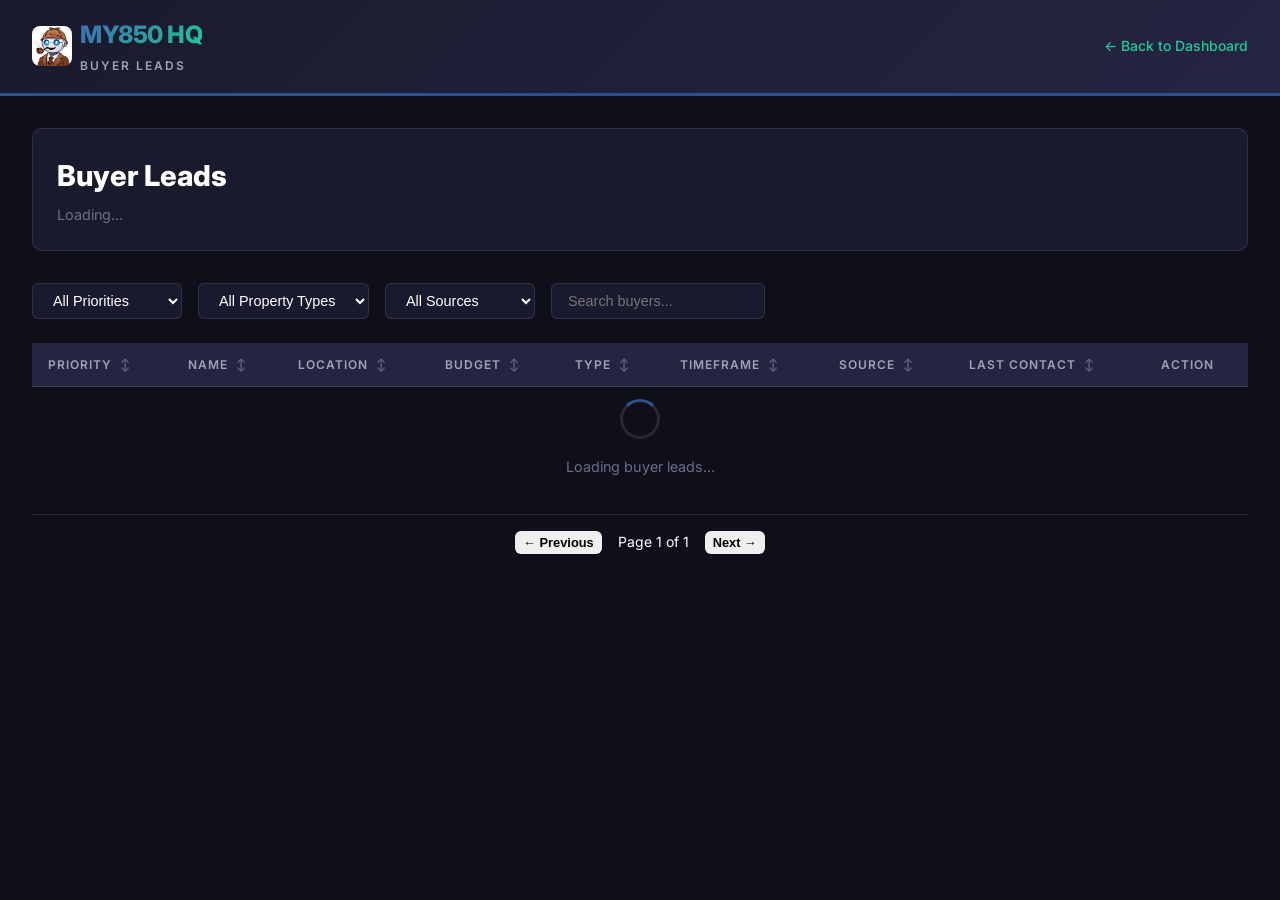
<file: buyer-leads.html>
<!DOCTYPE html>
<html lang="en">
<head>
    <meta charset="UTF-8">
    <meta name="viewport" content="width=device-width, initial-scale=1.0">
    <title>Buyer Leads | MY850 HQ</title>
    <link href="https://fonts.googleapis.com/css2?family=Inter:wght@300;400;500;600;700;800&display=swap" rel="stylesheet">
    <link rel="stylesheet" href="styles.css">
    <style>
        .buyer-header {
            display: flex;
            justify-content: space-between;
            align-items: center;
            margin-bottom: 2rem;
            padding: 1.5rem;
            background: var(--bg-secondary);
            border-radius: var(--radius-md);
            border: 1px solid var(--border-color);
        }
        .buyer-title h1 {
            font-size: 1.8rem;
            font-weight: 800;
            margin-bottom: var(--spacing-xs);
        }
        .buyer-title p {
            color: var(--text-muted);
            font-size: 0.9rem;
        }
        .back-link {
            color: var(--accent-teal);
            text-decoration: none;
            display: flex;
            align-items: center;
            gap: var(--spacing-sm);
            font-weight: 500;
        }
        .back-link:hover {
            color: var(--text-primary);
        }
        .filter-bar {
            display: flex;
            gap: 1rem;
            margin-bottom: 1.5rem;
            flex-wrap: wrap;
        }
        .filter-select {
            background: var(--bg-secondary);
            border: 1px solid var(--border-color);
            border-radius: var(--radius-sm);
            padding: 0.5rem 1rem;
            color: var(--text-primary);
            font-size: 0.9rem;
            min-width: 150px;
        }
        .data-table {
            width: 100%;
            border-collapse: collapse;
            font-size: 0.9rem;
        }
        .data-table th {
            background: var(--bg-tertiary);
            padding: 0.75rem 1rem;
            text-align: left;
            font-weight: 600;
            color: var(--text-secondary);
            border-bottom: 1px solid var(--border-color);
            cursor: pointer;
            user-select: none;
        }
        .data-table th:hover {
            color: var(--text-primary);
        }
        .data-table td {
            padding: 0.75rem 1rem;
            border-bottom: 1px solid var(--border-color);
        }
        .data-table tr:hover {
            background: rgba(255,255,255,0.03);
        }
        .data-table tr:last-child td {
            border-bottom: none;
        }
        .priority-badge {
            display: inline-block;
            padding: 0.25rem 0.75rem;
            border-radius: 12px;
            font-size: 0.75rem;
            font-weight: 600;
            text-transform: uppercase;
        }
        .priority-hot {
            background: rgba(220, 53, 69, 0.2);
            color: #ff6b6b;
        }
        .priority-warm {
            background: rgba(253, 126, 20, 0.2);
            color: #fd7e14;
        }
        .priority-cold {
            background: rgba(108, 117, 125, 0.2);
            color: #adb5bd;
        }
        .follow-up-warning {
            color: #fd7e14;
            font-size: 0.8rem;
        }
        .contact-actions {
            display: flex;
            gap: 0.5rem;
        }
        .contact-btn {
            padding: 0.4rem 0.75rem;
            border-radius: var(--radius-sm);
            border: none;
            cursor: pointer;
            font-size: 0.75rem;
            font-weight: 600;
            transition: all 0.2s;
        }
        .btn-email {
            background: linear-gradient(135deg, #2E5090, #20C997);
            color: white;
        }
        .btn-phone {
            background: linear-gradient(135deg, #28a745, #20C997);
            color: white;
        }
        .loading-cell {
            text-align: center;
            padding: 3rem;
            color: var(--text-muted);
        }
        .error-message {
            background: rgba(220, 53, 69, 0.1);
            border: 1px solid rgba(220, 53, 69, 0.3);
            color: var(--danger);
            padding: var(--spacing-lg);
            border-radius: var(--radius-md);
            text-align: center;
        }
        .table-pagination {
            display: flex;
            justify-content: center;
            align-items: center;
            gap: 1rem;
            margin-top: 1.5rem;
            padding: 1rem;
        }
        .sort-icon {
            margin-left: 0.25rem;
            opacity: 0.5;
        }
        .sort-active .sort-icon {
            opacity: 1;
        }
    </style>
</head>
<body class="dark-mode">
    
    <header class="header">
        <div class="header-left">
            <div class="logo">
                <img src="sherlock-avatar.png" alt="MY850 HQ" class="logo-img" style="width: 40px; height: 40px; border-radius: 8px;">
                <div class="logo-text">
                    <h1>MY850 HQ</h1>
                    <span class="logo-tagline">Buyer Leads</span>
                </div>
            </div>
        </div>
        <div class="header-right">
            <a href="index.html" class="back-link">← Back to Dashboard</a>
        </div>
    </header>

    <main class="main-container">
        
        <div class="buyer-header">
            <div class="buyer-title">
                <h1>Buyer Leads</h1>
                <p id="leadCount">Loading...</p>
            </div>
        </div>

        <!-- Filters -->
        <div class="filter-bar">
            <select class="filter-select" id="priorityFilter" onchange="applyFilters()">
                <option value="all">All Priorities</option>
                <option value="Hot">🔥 Hot</option>
                <option value="Warm">🟡 Warm</option>
                <option value="Cold">🔵 Cold</option>
            </select>
            <select class="filter-select" id="propertyTypeFilter" onchange="applyFilters()">
                <option value="all">All Property Types</option>
                <option value="Single Family">Single Family</option>
                <option value="Condo">Condo</option>
                <option value="Townhome">Townhome</option>
                <option value="Mobile Home">Mobile Home</option>
            </select>
            <select class="filter-select" id="sourceFilter" onchange="applyFilters()">
                <option value="all">All Sources</option>
                <option value="Homebot">Homebot</option>
                <option value="Sign Call">Sign Call</option>
                <option value="Referral">Referral</option>
                <option value="Zillow">Zillow</option>
                <option value="Website">Website</option>
            </select>
            <input type="text" class="filter-select" id="searchFilter" placeholder="Search buyers..." onkeyup="applyFilters()">
        </div>
        
        <!-- Leads Table -->
        <section class="section">
            <div class="table-wrapper">
                <table class="data-table" id="buyerTable">
                    <thead>
                        <tr>
                            <th onclick="sortTable('priority')">Priority <span class="sort-icon">↕</span></th>
                            <th onclick="sortTable('name')">Name <span class="sort-icon">↕</span></th>
                            <th onclick="sortTable('location')">Location <span class="sort-icon">↕</span></th>
                            <th onclick="sortTable('budget')">Budget <span class="sort-icon">↕</span></th>
                            <th onclick="sortTable('type')">Type <span class="sort-icon">↕</span></th>
                            <th onclick="sortTable('timeframe')">Timeframe <span class="sort-icon">↕</span></th>
                            <th onclick="sortTable('source')">Source <span class="sort-icon">↕</span></th>
                            <th onclick="sortTable('lastContact')">Last Contact <span class="sort-icon">↕</span></th>
                            <th>Action</th>
                        </tr>
                    </thead>
                    <tbody id="buyerTableBody">
                        <tr>
                            <td colspan="9" class="loading-cell">
                                <div class="loading-spinner"></div>
                                <p>Loading buyer leads...</p>
                            </td>
                        </tr>
                    </tbody>
                </table>
            </div>
            
            <div class="table-pagination">
                <button class="btn btn-sm" id="prevPage" onclick="changePage(-1)">← Previous</button>
                <span id="pageInfo">Page 1 of 1</span>
                <button class="btn btn-sm" id="nextPage" onclick="changePage(1)">Next →</button>
            </div>
        </section>
    </main>

    <!-- Data Connector for stable Google Sheets access -->
    <script src="data-connector.js"></script>
    
    <script>
        // Google Sheet CSV URL for Buyer Leads tab (fallback)
        const SHEET_CSV_URL = 'https://docs.google.com/spreadsheets/d/1d_UzZrIs4oO5Z3Nshc_UO4Fcorbimmm6rKovIyybdcg/gviz/tq?tqx=out:csv&sheet=Buyer%20Leads';
        
        let allLeads = [];
        let currentLeads = [];
        let currentPage = 1;
        const rowsPerPage = 20;
        let currentSort = { field: null, direction: 'asc' };
        
        async function loadBuyerLeads() {
            const tbody = document.getElementById('buyerTableBody');
            
            try {
                // Use DataConnector for stable fetching if available
                let leads;
                if (typeof DataConnector !== 'undefined') {
                    leads = await DataConnector.getData('buyerLeads');
                } else {
                    // Fallback to direct fetch
                    const response = await fetch(SHEET_CSV_URL, {
                        headers: { 'Accept': 'text/csv' }
                    });
                    if (!response.ok) throw new Error('HTTP ' + response.status);
                    const csv = await response.text();
                    if (!csv || csv.trim().length === 0) throw new Error('Empty CSV');
                    leads = parseCSV(csv);
                }
                
                allLeads = leads;
                currentLeads = [...allLeads];
                
                // Update count
                updateLeadCount();
                
                // Apply any active filters and render
                applyFilters();
                
                // Save count for dashboard
                try {
                    localStorage.setItem('buyerLeadsCount', allLeads.length);
                    localStorage.setItem('buyerLeadsLastUpdated', new Date().toISOString());
                } catch(e) {}
                
                console.log('Loaded', allLeads.length, 'buyer leads');
                
            } catch (error) {
                console.error('Error loading leads:', error);
                tbody.innerHTML = '<tr><td colspan="9" class="error-message"><p>❌ Failed to load buyer leads</p><p style="font-size:0.8rem;margin-top:10px;">' + error.message + '</p><button onclick="loadBuyerLeads()">Retry</button></td></tr>';
            }
        }
        
        function parseCSV(csvText) {
            const lines = csvText.trim().split('\n');
            if (lines.length < 2) return [];
            
            const headers = parseCSVLine(lines[0]);
            const data = [];
            
            for (let i = 1; i < lines.length; i++) {
                const values = parseCSVLine(lines[i]);
                const row = {};
                headers.forEach((header, index) => {
                    row[header] = values[index] || '';
                });
                if (row.Name || row.name) data.push(row);
            }
            
            return data;
        }
        
        function parseCSVLine(line) {
            const values = [];
            let current = '';
            let inQuotes = false;
            
            for (const char of line) {
                if (char === '"') {
                    inQuotes = !inQuotes;
                } else if (char === ',' && !inQuotes) {
                    values.push(current.trim());
                    current = '';
                } else {
                    current += char;
                }
            }
            values.push(current.trim());
            return values;
        }
        
        function updateLeadCount() {
            const filteredCount = currentLeads.length;
            const totalCount = allLeads.length;
            document.getElementById('leadCount').textContent = 
                filteredCount === totalCount 
                    ? totalCount + ' active buyer lead' + (totalCount !== 1 ? 's' : '')
                    : filteredCount + ' of ' + totalCount + ' leads';
        }
        
        function applyFilters() {
            const priority = document.getElementById('priorityFilter').value;
            const propertyType = document.getElementById('propertyTypeFilter').value;
            const source = document.getElementById('sourceFilter').value;
            const search = document.getElementById('searchFilter').value.toLowerCase();
            
            currentLeads = allLeads.filter(l => {
                const lPriority = (l.Priority || l.priority || '').toLowerCase();
                const lType = (l['Property Type'] || l.propertyType || '').toLowerCase();
                const lSource = (l.Source || l.source || '').toLowerCase();
                const lName = (l.Name || l.name || '').toLowerCase();
                const lLocation = (l.Location || l.location || '').toLowerCase();
                
                if (priority !== 'all' && !lPriority.includes(priority.toLowerCase())) return false;
                if (propertyType !== 'all' && !lType.includes(propertyType.toLowerCase())) return false;
                if (source !== 'all' && !lSource.includes(source.toLowerCase())) return false;
                if (search && !lName.includes(search) && !lLocation.includes(search)) return false;
                
                return true;
            });
            
            // Apply current sort if any
            if (currentSort.field) {
                sortLeads(currentSort.field, currentSort.direction);
            }
            
            currentPage = 1;
            updateLeadCount();
            renderTable();
        }
        
        function sortTable(field) {
            // Toggle direction
            if (currentSort.field === field) {
                currentSort.direction = currentSort.direction === 'asc' ? 'desc' : 'asc';
            } else {
                currentSort.field = field;
                currentSort.direction = 'desc';
            }
            
            sortLeads(field, currentSort.direction);
            renderTable();
            
            // Update header visual
            document.querySelectorAll('.data-table th').forEach(th => {
                th.classList.remove('sort-active');
            });
        }
        
        function sortLeads(field, direction) {
            currentLeads.sort((a, b) => {
                let valA, valB;
                
                switch(field) {
                    case 'name':
                        valA = (a.Name || a.name || '').toLowerCase();
                        valB = (b.Name || b.name || '').toLowerCase();
                        break;
                    case 'location':
                        valA = (a.Location || a.location || '').toLowerCase();
                        valB = (b.Location || b.location || '').toLowerCase();
                        break;
                    case 'budget':
                        valA = parseFloat(a['Budget/Price'] || a.budget || a['Asking Price'] || 0);
                        valB = parseFloat(b['Budget/Price'] || b.budget || b['Asking Price'] || 0);
                        break;
                    case 'type':
                        valA = (a['Property Type'] || a.propertyType || '').toLowerCase();
                        valB = (b['Property Type'] || b.propertyType || '').toLowerCase();
                        break;
                    case 'timeframe':
                        valA = (a['Time Frame'] || a.timeFrame || '').toLowerCase();
                        valB = (b['Time Frame'] || b.timeFrame || '').toLowerCase();
                        break;
                    case 'source':
                        valA = (a.Source || a.source || '').toLowerCase();
                        valB = (b.Source || b.source || '').toLowerCase();
                        break;
                    case 'lastContact':
                        valA = new Date(a['Last Contact'] || a.lastContact || '1900-01-01').getTime();
                        valB = new Date(b['Last Contact'] || b.lastContact || '1900-01-01').getTime();
                        break;
                    case 'priority':
                        const priorityOrder = { 'hot': 3, 'warm': 2, 'cold': 1 };
                        valA = priorityOrder[(a.Priority || a.priority || 'cold').toLowerCase()] || 0;
                        valB = priorityOrder[(b.Priority || b.priority || 'cold').toLowerCase()] || 0;
                        break;
                    default:
                        valA = ''; valB = '';
                }
                
                if (direction === 'asc') {
                    return valA > valB ? 1 : valA < valB ? -1 : 0;
                } else {
                    return valA < valB ? 1 : valA > valB ? -1 : 0;
                }
            });
        }
        
        function renderTable() {
            const tbody = document.getElementById('buyerTableBody');
            const totalPages = Math.ceil(currentLeads.length / rowsPerPage);
            
            // Ensure valid page
            if (currentPage > totalPages) currentPage = totalPages || 1;
            
            const start = (currentPage - 1) * rowsPerPage;
            const end = start + rowsPerPage;
            const pageLeads = currentLeads.slice(start, end);
            
            if (pageLeads.length === 0) {
                tbody.innerHTML = '<tr><td colspan="9" class="loading-cell">No buyer leads match your filters.</td></tr>';
                document.getElementById('pageInfo').textContent = 'Page 0 of 0';
                return;
            }
            
            tbody.innerHTML = pageLeads.map(l => {
                const name = l.Name || l.name || 'Unknown';
                const email = l.Email || l.email || '';
                const phone = l.Phone || l.phone || '';
                const priority = (l.Priority || l.priority || 'Cold').toLowerCase();
                const location = l.Location || l.location || 'Location TBD';
                const propertyType = l['Property Type'] || l.propertyType || 'Not specified';
                const budgetRaw = l['Budget/Price'] || l.budget || l['Asking Price'] || '0';
                const budget = parseFloat(budgetRaw) || 0;
                const timeFrame = l['Time Frame'] || l.timeFrame || 'Not specified';
                const source = l.Source || l.source || 'Unknown';
                const lastContact = l['Last Contact'] || l.lastContact || '';
                
                // Determine priority class
                let priorityClass = 'priority-cold';
                let priorityLabel = 'COLD';
                if (priority.includes('hot')) {
                    priorityClass = 'priority-hot';
                    priorityLabel = 'HOT';
                } else if (priority.includes('warm')) {
                    priorityClass = 'priority-warm';
                    priorityLabel = 'WARM';
                }
                
                // Check if follow-up needed
                let followUpHtml = '';
                if (lastContact) {
                    const daysSince = daysSinceContact(lastContact);
                    if (daysSince > 7) {
                        followUpHtml = `<br><span class="follow-up-warning">⚠️ ${daysSince} days</span>`;
                    }
                }
                
                return `
                    <tr>
                        <td><span class="priority-badge ${priorityClass}">${priorityLabel}</span></td>
                        <td><strong>${name}</strong></td>
                        <td>${location}</td>
                        <td>${budget ? '$' + budget.toLocaleString() : '-'}</td>
                        <td>${propertyType}</td>
                        <td>${timeFrame}</td>
                        <td>${source}</td>
                        <td>${formatDate(lastContact) || 'Never'}${followUpHtml}</td>
                        <td>
                            <div class="contact-actions">
                                ${email ? `<button class="contact-btn btn-email" onclick="openEmail('${escapeJs(email)}', '${escapeJs(name)}')">✉️ Email</button>` : ''}
                                ${phone ? `<button class="contact-btn btn-phone" onclick="openPhone('${escapeJs(phone)}')">📞 Call</button>` : ''}
                            </div>
                        </td>
                    </tr>
                `;
            }).join('');
            
            document.getElementById('pageInfo').textContent = `Page ${currentPage} of ${totalPages}`;
            document.getElementById('prevPage').disabled = currentPage === 1;
            document.getElementById('nextPage').disabled = currentPage === totalPages;
        }
        
        function changePage(delta) {
            currentPage += delta;
            renderTable();
        }
        
        function daysSinceContact(dateStr) {
            if (!dateStr) return 0;
            const contact = new Date(dateStr);
            const now = new Date();
            return Math.floor((now - contact) / (1000 * 60 * 60 * 24));
        }
        
        function formatDate(dateStr) {
            if (!dateStr) return '';
            const date = new Date(dateStr);
            if (isNaN(date)) return dateStr;
            return date.toLocaleDateString('en-US', { month: 'short', day: 'numeric', year: 'numeric' });
        }
        
        function openEmail(email, name) {
            const subject = encodeURIComponent('Following up on your home search');
            const body = encodeURIComponent(`Hi ${name.split(' ')[0]},\n\n`);
            window.open(`mailto:${email}?subject=${subject}&body=${body}`, '_blank');
        }
        
        function openPhone(phone) {
            window.open(`tel:${phone.replace(/\D/g,'')}`, '_self');
        }
        
        function escapeJs(str) {
            return str.replace(/[\\']/g, '\\$&').replace(/\n/g, '\\n');
        }
        
        // Load on page load
        loadBuyerLeads();
        // Refresh every 5 minutes
        setInterval(loadBuyerLeads, 5 * 60 * 1000);
    </script>
</body>
</html>
</file>
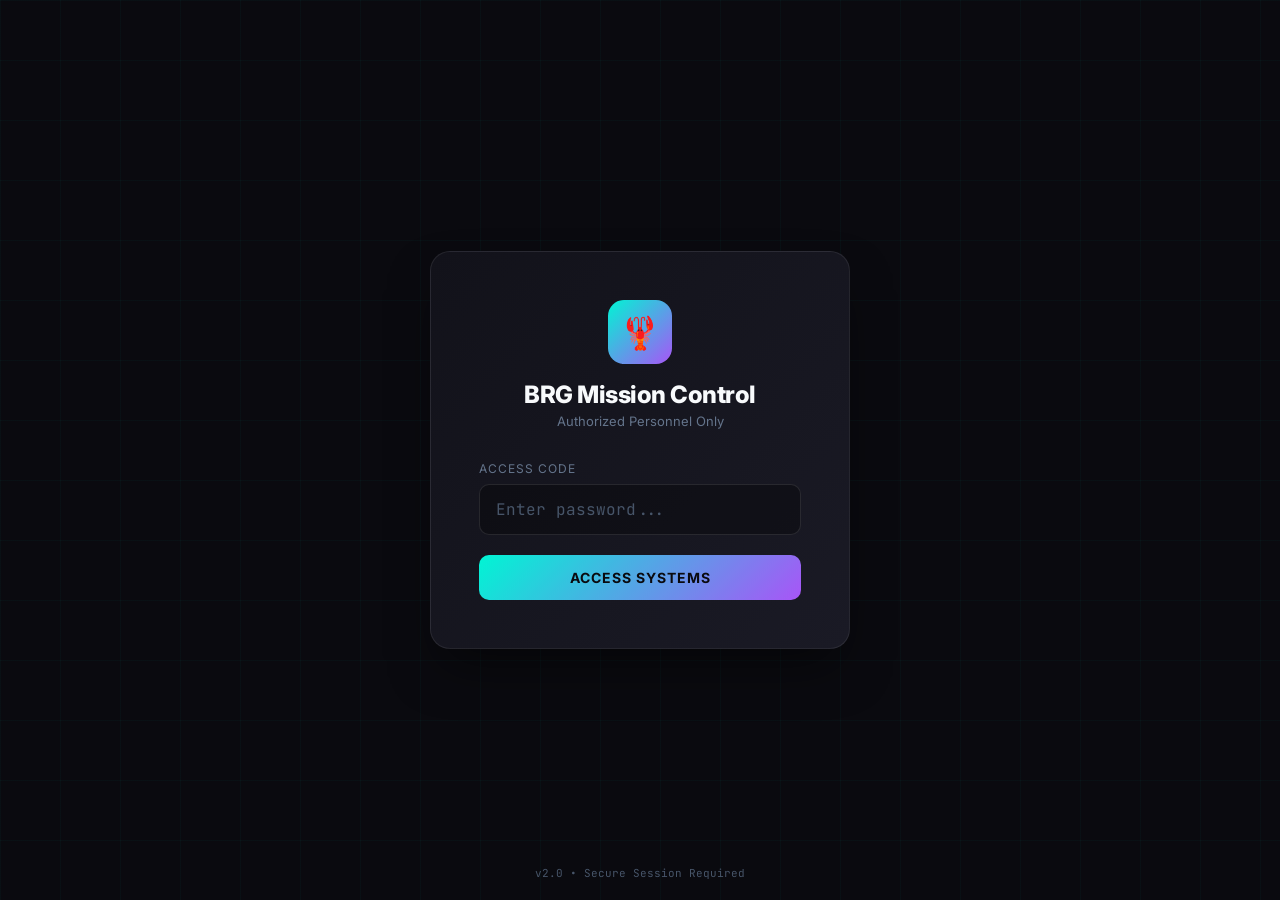
<file: guard.html>
<!DOCTYPE html>
<html lang="en">
<head>
    <meta charset="UTF-8">
    <meta name="viewport" content="width=device-width, initial-scale=1.0">
    <title>🔐 BRG | Secure Access</title>
    <link href="https://fonts.googleapis.com/css2?family=JetBrains+Mono:wght@400;600;700&family=Inter:wght@400;500;600;800&display=swap" rel="stylesheet">
    <style>
        * { margin:0; padding:0; box-sizing:border-box; }
        body {
            background: #0a0a0f;
            color: #f8fafc;
            font-family: 'Inter', sans-serif;
            min-height: 100vh;
            display: flex;
            align-items: center;
            justify-content: center;
            position: relative;
            overflow: hidden;
        }
        .grid {
            position: fixed; inset: 0;
            background: linear-gradient(rgba(0,245,212,0.03) 1px, transparent 1px),
                linear-gradient(90deg, rgba(0,245,212,0.03) 1px, transparent 1px);
            background-size: 60px 60px;
            animation: grid 20s linear infinite;
            pointer-events: none;
        }
        @keyframes grid {
            from { transform: perspective(1000px) rotateX(55deg) translateY(0); }
            to { transform: perspective(1000px) rotateX(55deg) translateY(60px); }
        }
        .login-card {
            background: linear-gradient(135deg, #12121a, #1a1a25);
            border: 1px solid rgba(255,255,255,0.08);
            border-radius: 20px;
            padding: 48px;
            width: 100%;
            max-width: 420px;
            position: relative;
            z-index: 10;
            box-shadow: 0 25px 50px -12px rgba(0,0,0,0.5);
        }
        .brand {
            text-align: center;
            margin-bottom: 32px;
        }
        .brand-icon {
            width: 64px; height: 64px;
            background: linear-gradient(135deg, #00f5d4, #a855f7);
            border-radius: 16px;
            display: flex; align-items: center; justify-content: center;
            font-size: 32px;
            margin: 0 auto 16px;
            animation: pulse 2s infinite;
        }
        @keyframes pulse { 
            0%,100% { box-shadow: 0 0 20px rgba(0,245,212,0.3); }
            50% { box-shadow: 0 0 40px rgba(0,245,212,0.5); }
        }
        .brand h1 { font-size: 24px; font-weight: 800; letter-spacing: -0.5px; }
        .brand p { color: #64748b; font-size: 13px; margin-top: 4px; }
        .input-group { margin-bottom: 20px; }
        label { display: block; font-size: 12px; text-transform: uppercase; letter-spacing: 1px; color: #64748b; margin-bottom: 8px; }
        input {
            width: 100%;
            background: rgba(0,0,0,0.3);
            border: 1px solid rgba(255,255,255,0.1);
            border-radius: 10px;
            padding: 14px 16px;
            color: white;
            font-family: 'JetBrains Mono', monospace;
            font-size: 16px;
            outline: none;
            transition: all 0.2s;
        }
        input:focus { border-color: #00f5d4; box-shadow: 0 0 20px rgba(0,245,212,0.2); }
        input::placeholder { color: #475569; }
        button {
            width: 100%;
            background: linear-gradient(135deg, #00f5d4, #a855f7);
            border: none;
            border-radius: 10px;
            padding: 14px;
            color: #0a0a0f;
            font-family: 'Inter', sans-serif;
            font-weight: 700;
            font-size: 14px;
            cursor: pointer;
            transition: all 0.2s;
            text-transform: uppercase;
            letter-spacing: 1px;
        }
        button:hover { transform: translateY(-2px); box-shadow: 0 10px 30px rgba(0,245,212,0.3); }
        button:active { transform: translateY(0); }
        .error {
            background: rgba(239,68,68,0.1);
            border: 1px solid rgba(239,68,68,0.3);
            border-radius: 8px;
            padding: 12px;
            margin-top: 16px;
            color: #ef4444;
            font-size: 13px;
            text-align: center;
            display: none;
        }
        .error.show { display: block; }
        .version { position: fixed; bottom: 20px; left: 50%; transform: translateX(-50%); color: #475569; font-size: 11px; font-family: 'JetBrains Mono', monospace; }
    </style>
</head>
<body>
    <div class="grid"></div>
    <div class="login-card">
        <div class="brand">
            <div class="brand-icon">🦞</div>
            <h1>BRG Mission Control</h1>
            <p>Authorized Personnel Only</p>
        </div>
        <div class="input-group">
            <label>Access Code</label>
            <input type="password" id="password" placeholder="Enter password..." onkeyup="if(event.key==='Enter')checkAuth()">
        </div>
        <button onclick="checkAuth()">Access Systems</button>
        <div class="error" id="error">Access Denied • Invalid Credentials</div>
    </div>
    <div class="version">v2.0 • Secure Session Required</div>
    
    <script>
        const CORRECT_PASSWORD = 'Sherlock';
        
        function checkAuth() {
            const input = document.getElementById('password').value;
            const error = document.getElementById('error');
            
            if (input === CORRECT_PASSWORD) {
                sessionStorage.setItem('brg_auth', 'granted_' + Date.now());
                const target = new URLSearchParams(window.location.search).get('to') || 'index.html';
                window.location.href = target;
            } else {
                error.classList.add('show');
                document.getElementById('password').value = '';
                document.getElementById('password').focus();
                setTimeout(() => error.classList.remove('show'), 3000);
            }
        }
    </script>
</body>
</html>
</file>
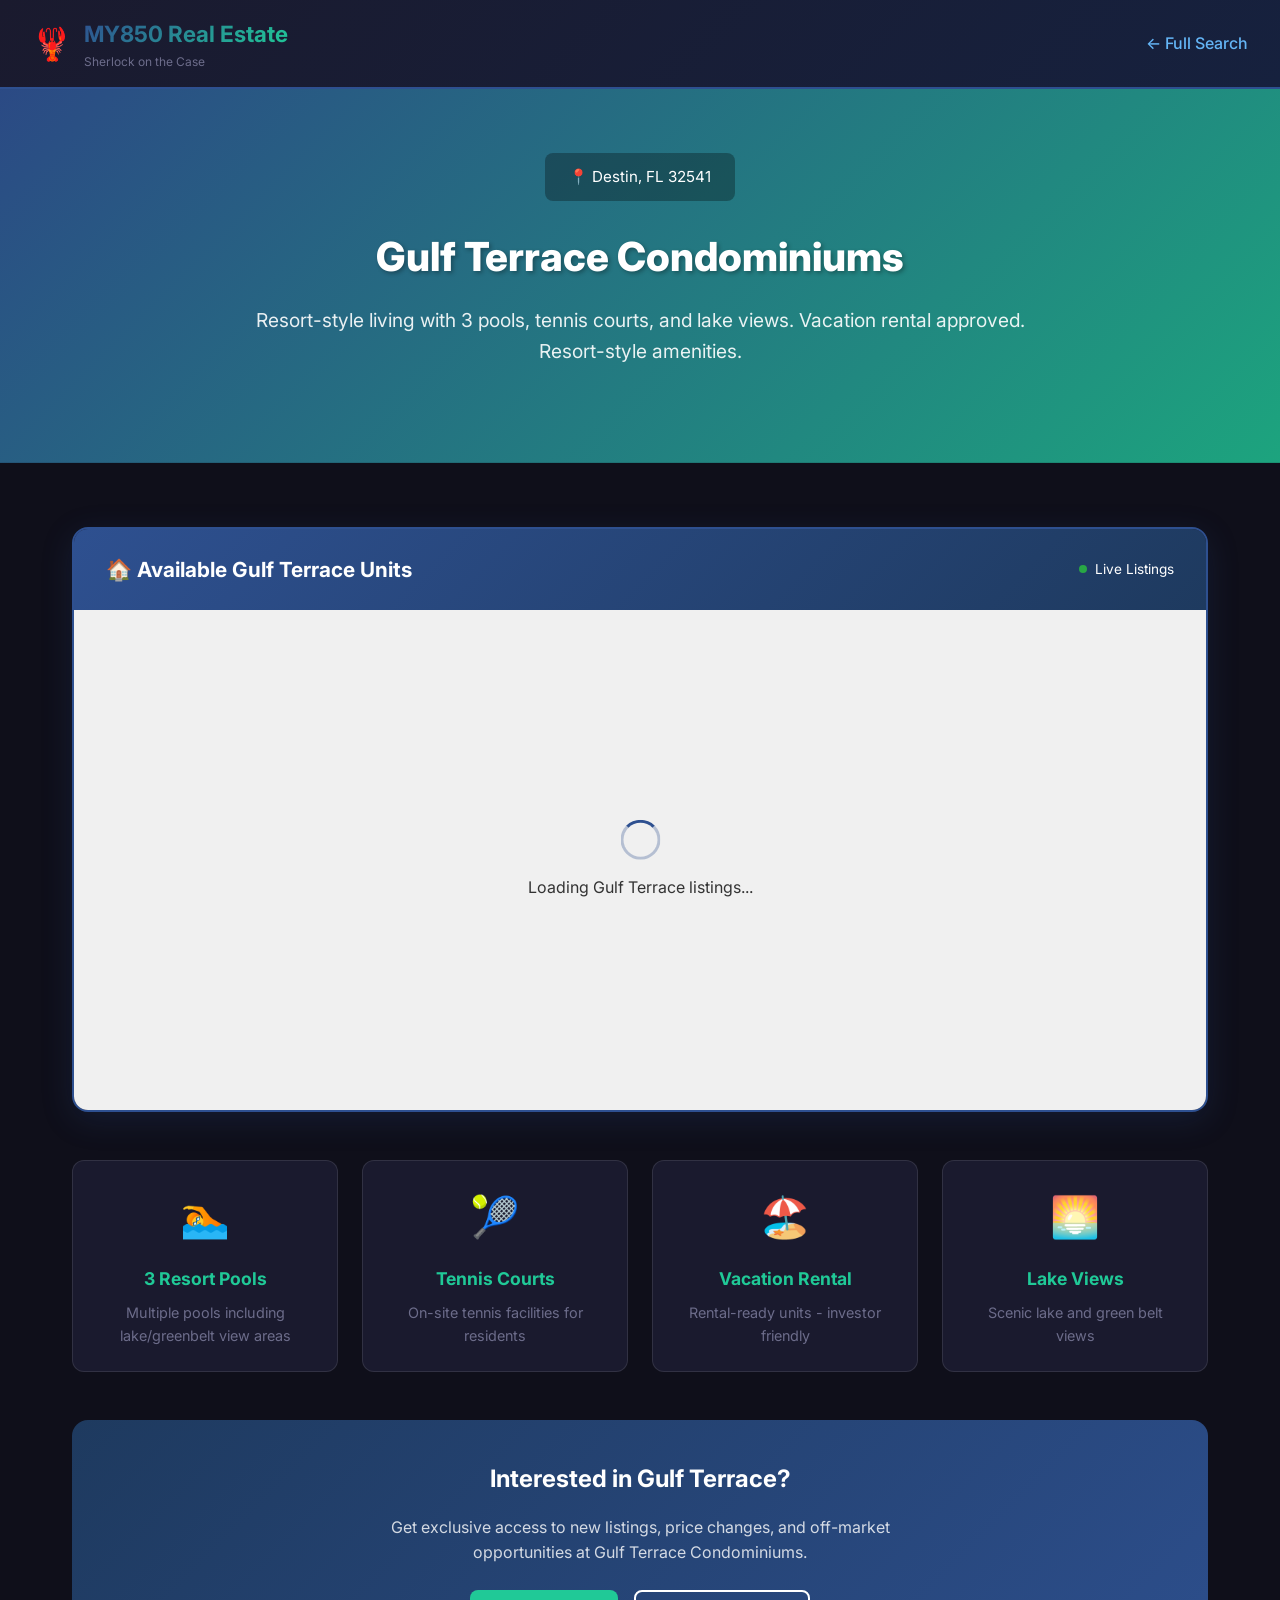
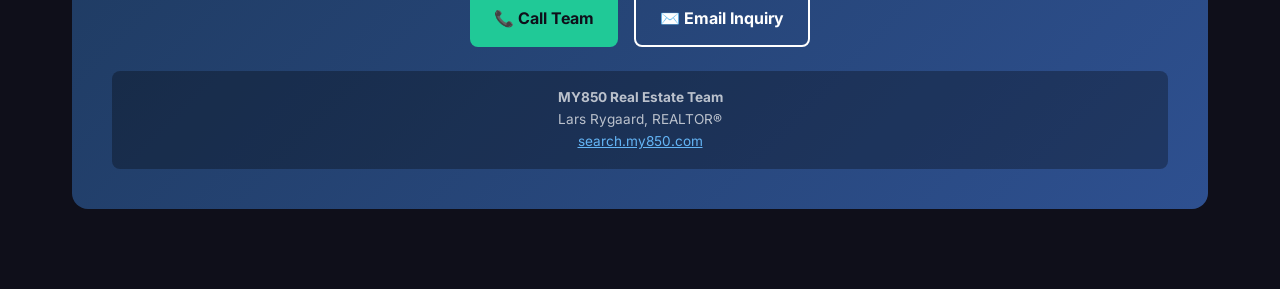
<file: gulf-terrace-idx.html>
<!DOCTYPE html>
<html lang="en">
<head>
    <meta charset="UTF-8">
    <meta name="viewport" content="width=device-width, initial-scale=1.0">
    <title>Gulf Terrace Condominiums | Destin FL | MY850 Real Estate</title>
    <meta name="description" content="Gulf Terrace Condominiums in Destin FL - Resort style amenities, 3 pools, tennis. View available units and contact MY850 Real Estate Team.">
    <link href="https://fonts.googleapis.com/css2?family=Inter:wght@300;400;500;600;700;800&display=swap" rel="stylesheet">
    <style>
        :root {
            --primary: #2E5090;
            --accent: #20C997;
            --dark: #0f0f1a;
            --light: #ffffff;
            --gray: #6c6c8a;
            --success: #28a745;
            --danger: #dc3545;
            --gold: #fbbf24;
        }

        * {
            margin: 0;
            padding: 0;
            box-sizing: border-box;
        }

        body {
            font-family: 'Inter', sans-serif;
            background: #0f0f1a;
            color: #ffffff;
            line-height: 1.6;
        }

        /* Header */
        .header {
            background: linear-gradient(135deg, #1a1a2e 0%, #16213e 100%);
            padding: 1rem 2rem;
            border-bottom: 2px solid var(--primary);
            display: flex;
            justify-content: space-between;
            align-items: center;
        }

        .logo {
            display: flex;
            align-items: center;
            gap: 12px;
        }

        .logo-icon {
            font-size: 2rem;
        }

        .logo-text h1 {
            font-size: 1.4rem;
            font-weight: 700;
            background: linear-gradient(135deg, var(--primary), var(--accent));
            -webkit-background-clip: text;
            -webkit-text-fill-color: transparent;
            margin: 0;
        }

        .logo-text p {
            font-size: 0.75rem;
            color: var(--gray);
            margin: 0;
        }

        .back-link {
            color: #64b5f6;
            text-decoration: none;
            font-weight: 500;
            display: flex;
            align-items: center;
            gap: 5px;
        }

        /* Hero Section */
        .hero {
            background: linear-gradient(135deg, rgba(46, 80, 144, 0.9), rgba(32, 201, 151, 0.8)),
                        url('https://images.unsplash.com/photo-1542314831-068cd1dbfeeb?ixlib=rb-4.0.3&auto=format&fit=crop&w=1920&q=80');
            background-size: cover;
            background-position: center;
            padding: 4rem 2rem;
            text-align: center;
        }

        .hero-content {
            max-width: 800px;
            margin: 0 auto;
        }

        .hero h2 {
            font-size: 2.5rem;
            font-weight: 800;
            margin-bottom: 1rem;
            text-shadow: 2px 2px 4px rgba(0,0,0,0.3);
        }

        .hero p {
            font-size: 1.2rem;
            color: rgba(255,255,255,0.9);
            margin-bottom: 2rem;
        }

        /* Property Badge */
        .property-badge {
            display: inline-flex;
            align-items: center;
            gap: 0.5rem;
            background: rgba(0,0,0,0.3);
            padding: 0.75rem 1.5rem;
            border-radius: 8px;
            font-size: 0.95rem;
            margin-bottom: 1.5rem;
        }

        /* Main Content */
        .main-container {
            max-width: 1200px;
            margin: 0 auto;
            padding: 2rem;
        }

        /* IDX Widget Section */
        .idx-section {
            background: #1a1a2e;
            border: 2px solid var(--primary);
            border-radius: 16px;
            overflow: hidden;
            margin: 2rem 0;
            box-shadow: 0 8px 32px rgba(46, 80, 144, 0.2);
        }

        .idx-header {
            background: linear-gradient(135deg, var(--primary), #1e3a5f);
            padding: 1.5rem 2rem;
            display: flex;
            justify-content: space-between;
            align-items: center;
        }

        .idx-header h3 {
            font-size: 1.3rem;
            font-weight: 700;
            margin: 0;
        }

        .idx-status {
            display: flex;
            align-items: center;
            gap: 0.5rem;
            font-size: 0.85rem;
        }

        .status-dot {
            width: 8px;
            height: 8px;
            background: var(--success);
            border-radius: 50%;
            animation: pulse 2s infinite;
        }

        @keyframes pulse {
            0%, 100% { opacity: 1; }
            50% { opacity: 0.5; }
        }

        .idx-widget-container {
            height: 500px;
            background: #f0f0f0;
            position: relative;
        }

        .idx-loading {
            position: absolute;
            top: 50%;
            left: 50%;
            transform: translate(-50%, -50%);
            text-align: center;
            color: #333;
        }

        .idx-loading-spinner {
            width: 40px;
            height: 40px;
            border: 3px solid rgba(46, 80, 144, 0.3);
            border-top-color: var(--primary);
            border-radius: 50%;
            animation: spin 1s linear infinite;
            margin: 0 auto 15px;
        }

        @keyframes spin {
            to { transform: rotate(360deg); }
        }

        /* Property Highlights */
        .highlights {
            display: grid;
            grid-template-columns: repeat(auto-fit, minmax(250px, 1fr));
            gap: 1.5rem;
            margin: 3rem 0;
        }

        .highlight-card {
            background: #1a1a2e;
            border: 1px solid rgba(255,255,255,0.1);
            border-radius: 12px;
            padding: 1.5rem;
            text-align: center;
            transition: transform 0.3s;
        }

        .highlight-card:hover {
            transform: translateY(-5px);
            border-color: var(--primary);
        }

        .highlight-icon {
            font-size: 2.5rem;
            margin-bottom: 1rem;
        }

        .highlight-card h4 {
            font-size: 1.1rem;
            color: var(--accent);
            margin-bottom: 0.5rem;
        }

        .highlight-card p {
            color: var(--gray);
            font-size: 0.9rem;
        }

        /* Contact Section */
        .contact-section {
            background: linear-gradient(135deg, #1e3a5f 0%, #2E5090 100%);
            border-radius: 16px;
            padding: 2.5rem;
            margin: 3rem 0;
            text-align: center;
        }

        .contact-section h3 {
            font-size: 1.5rem;
            margin-bottom: 1rem;
        }

        .contact-section p {
            color: rgba(255,255,255,0.8);
            margin-bottom: 1.5rem;
            max-width: 600px;
            margin-left: auto;
            margin-right: auto;
        }

        .cta-buttons {
            display: flex;
            justify-content: center;
            gap: 1rem;
            flex-wrap: wrap;
        }

        .cta-btn {
            display: inline-flex;
            align-items: center;
            gap: 0.5rem;
            padding: 0.875rem 1.5rem;
            border-radius: 8px;
            text-decoration: none;
            font-weight: 700;
            transition: transform 0.2s;
        }

        .cta-btn:hover {
            transform: translateY(-2px);
        }

        .btn-primary {
            background: var(--accent);
            color: #0f0f1a;
        }

        .btn-secondary {
            background: transparent;
            border: 2px solid white;
            color: white;
        }

        .footer-note {
            background: rgba(0,0,0,0.3);
            padding: 1rem;
            margin-top: 1.5rem;
            border-radius: 8px;
            font-size: 0.85rem;
            color: rgba(255,255,255,0.7);
        }

        /* Responsive */
        @media (max-width: 768px) {
            .hero h2 {
                font-size: 1.8rem;
            }
            
            .idx-widget-container {
                height: 400px;
            }
            
            .cta-buttons {
                flex-direction: column;
                align-items: stretch;
            }
            
            .btn-primary, .btn-secondary {
                justify-content: center;
            }
        }
    </style>
</head>
<body>

    <!-- Header -->
    <header class="header">
        <div class="logo">
            <span class="logo-icon">🦞</span>
            <div class="logo-text">
                <h1>MY850 Real Estate</h1>
                <p>Sherlock on the Case</p>
            </div>
        </div>
        <a href="https://search.my850.com" class="back-link">← Full Search</a>
    </header>

    <!-- Hero Section -->
    <section class="hero">
        <div class="hero-content">
            <div class="property-badge">
                📍 Destin, FL 32541
            </div>
            <h2>Gulf Terrace Condominiums</h2>
            <p>Resort-style living with 3 pools, tennis courts, and lake views. Vacation rental approved. Resort-style amenities.</p>
        </div>
    </section>

    <!-- Main Content -->
    <main class="main-container">

        <!-- IDX Widget Section -->
        <section class="idx-section">
            <div class="idx-header">
                <h3>🏠 Available Gulf Terrace Units</h3>
                <div class="idx-status">
                    <span class="status-dot"></span>
                    <span>Live Listings</span>
                </div>
            </div>
            <div class="idx-widget-container">
                <div id="idxwidgetsrc-22772" style="width: 100%; height: 100%;">
                    <div class="idx-loading">
                        <div class="idx-loading-spinner"></div>
                        <p>Loading Gulf Terrace listings...</p>
                    </div>
                    <!-- IDX Widget Script -->
                    <script charset="UTF-8" type="text/javascript" id="idxwidgetsrc-22772" 
                        src="//search.my850.com/idx/mapwidgetjs.php?widgetid=22772">
                    </script>
                </div>
            </div>
        </section>

        <!-- Property Highlights -->
        <section class="highlights">
            <div class="highlight-card">
                <div class="highlight-icon">🏊</div>
                <h4>3 Resort Pools</h4>
                <p>Multiple pools including lake/greenbelt view areas</p>
            </div>
            <div class="highlight-card">
                <div class="highlight-icon">🎾</div>
                <h4>Tennis Courts</h4>
                <p>On-site tennis facilities for residents</p>
            </div>
            <div class="highlight-card">
                <div class="highlight-icon">🏖️</div>
                <h4>Vacation Rental</h4>
                <p>Rental-ready units - investor friendly</p>
            </div>
            <div class="highlight-card">
                <div class="highlight-icon">🌅</div>
                <h4>Lake Views</h4>
                <p>Scenic lake and green belt views</p>
            </div>
        </section>

        <!-- Contact Section -->
        <section class="contact-section">
            <h3>Interested in Gulf Terrace?</h3>
            <p>Get exclusive access to new listings, price changes, and off-market opportunities at Gulf Terrace Condominiums.</p>
            
            <div class="cta-buttons">
                <a href="tel:+18501234567" class="cta-btn btn-primary">
                    📞 Call Team
                </a>
                <a href="mailto:info@my850.com?subject=Gulf%20Terrace%20Inquiry" class="cta-btn btn-secondary">
                    ✉️ Email Inquiry
                </a>
            </div>

            <div class="footer-note">
                <strong>MY850 Real Estate Team</strong><br>
                Lars Rygaard, REALTOR®<br>
                <a href="https://search.my850.com" style="color: #64b5f6;">search.my850.com</a>
            </div>
        </section>

    </main>

</body>
</html>
</file>
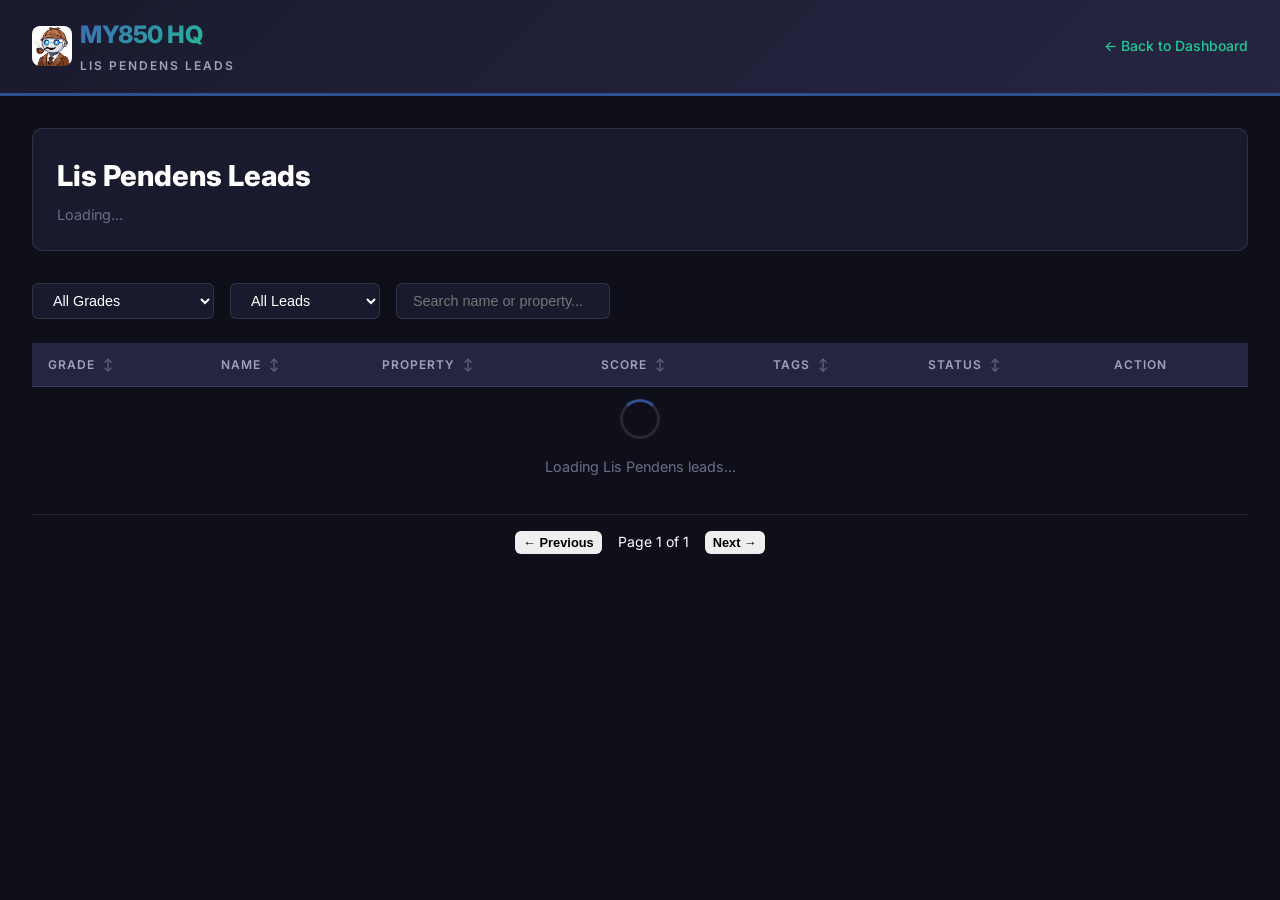
<file: lis-pendens.html>
<!DOCTYPE html>
<html lang="en">
<head>
    <meta charset="UTF-8">
    <meta name="viewport" content="width=device-width, initial-scale=1.0">
    <title>Lis Pendens Leads | MY850 HQ</title>
    <link href="https://fonts.googleapis.com/css2?family=Inter:wght@300;400;500;600;700;800&display=swap" rel="stylesheet">
    <link rel="stylesheet" href="styles.css">
    <style>
        .lis-header {
            display: flex;
            justify-content: space-between;
            align-items: center;
            margin-bottom: 2rem;
            padding: 1.5rem;
            background: var(--bg-secondary);
            border-radius: var(--radius-md);
            border: 1px solid var(--border-color);
        }
        .lis-title h1 {
            font-size: 1.8rem;
            font-weight: 800;
            margin-bottom: var(--spacing-xs);
        }
        .lis-title p {
            color: var(--text-muted);
            font-size: 0.9rem;
        }
        .back-link {
            color: var(--accent-teal);
            text-decoration: none;
            display: flex;
            align-items: center;
            gap: var(--spacing-sm);
            font-weight: 500;
        }
        .back-link:hover {
            color: var(--text-primary);
        }
        .filter-bar {
            display: flex;
            gap: 1rem;
            margin-bottom: 1.5rem;
            flex-wrap: wrap;
        }
        .filter-select {
            background: var(--bg-secondary);
            border: 1px solid var(--border-color);
            border-radius: var(--radius-sm);
            padding: 0.5rem 1rem;
            color: var(--text-primary);
            font-size: 0.9rem;
            min-width: 150px;
        }
        .data-table {
            width: 100%;
            border-collapse: collapse;
            font-size: 0.9rem;
        }
        .data-table th {
            background: var(--bg-tertiary);
            padding: 0.75rem 1rem;
            text-align: left;
            font-weight: 600;
            color: var(--text-secondary);
            border-bottom: 1px solid var(--border-color);
            cursor: pointer;
            user-select: none;
        }
        .data-table th:hover {
            color: var(--text-primary);
        }
        .data-table td {
            padding: 0.75rem 1rem;
            border-bottom: 1px solid var(--border-color);
        }
        .data-table tr:hover {
            background: rgba(255,255,255,0.03);
        }
        .data-table tr:last-child td {
            border-bottom: none;
        }
        .grade-badge {
            display: inline-block;
            padding: 0.25rem 0.75rem;
            border-radius: 12px;
            font-size: 0.75rem;
            font-weight: 600;
            text-transform: uppercase;
        }
        .grade-a {
            background: rgba(220, 53, 69, 0.2);
            color: #ff6b6b;
        }
        .grade-b {
            background: rgba(253, 126, 20, 0.2);
            color: #fd7e14;
        }
        .grade-c, .grade-d {
            background: rgba(108, 117, 125, 0.2);
            color: #adb5bd;
        }
        .score-value {
            font-weight: 700;
            color: #4ade80;
        }
        .hot-indicator {
            color: #ff6b6b;
            font-size: 1.2rem;
        }
        .tags-cell {
            font-size: 0.8rem;
            color: var(--text-muted);
            max-width: 200px;
            overflow: hidden;
            text-overflow: ellipsis;
            white-space: nowrap;
        }
        .loading-cell {
            text-align: center;
            padding: 3rem;
            color: var(--text-muted);
        }
        .error-message {
            background: rgba(220, 53, 69, 0.1);
            border: 1px solid rgba(220, 53, 69, 0.3);
            color: var(--danger);
            padding: var(--spacing-lg);
            border-radius: var(--radius-md);
            text-align: center;
        }
        .table-pagination {
            display: flex;
            justify-content: center;
            align-items: center;
            gap: 1rem;
            margin-top: 1.5rem;
            padding: 1rem;
        }
        .sort-icon {
            margin-left: 0.25rem;
            opacity: 0.5;
        }
        .sort-active .sort-icon {
            opacity: 1;
        }
        .action-btn {
            background: var(--bg-tertiary);
            border: 1px solid var(--border-color);
            color: var(--text-secondary);
            padding: 0.4rem 0.75rem;
            border-radius: var(--radius-sm);
            cursor: pointer;
            font-size: 0.75rem;
            transition: all 0.2s;
        }
        .action-btn:hover {
            background: var(--accent-teal);
            color: white;
        }
    </style>
</head>
<body class="dark-mode">
    
    <header class="header">
        <div class="header-left">
            <div class="logo">
                <img src="sherlock-avatar.png" alt="MY850 HQ" class="logo-img" style="width: 40px; height: 40px; border-radius: 8px;">
                <div class="logo-text">
                    <h1>MY850 HQ</h1>
                    <span class="logo-tagline">Lis Pendens Leads</span>
                </div>
            </div>
        </div>
        <div class="header-right">
            <a href="index.html" class="back-link">← Back to Dashboard</a>
        </div>
    </header>

    <main class="main-container">
        
        <div class="lis-header">
            <div class="lis-title">
                <h1>Lis Pendens Leads</h1>
                <p id="leadCount">Loading...</p>
            </div>
        </div>

        <!-- Filters -->
        <div class="filter-bar">
            <select class="filter-select" id="gradeFilter" onchange="applyFilters()">
                <option value="all">All Grades</option>
                <option value="A">🔥 Grade A (Hot)</option>
                <option value="B">🟡 Grade B (Warm)</option>
                <option value="C">🔵 Grade C (Cool)</option>
                <option value="D">⚪ Grade D (Cold)</option>
            </select>
            <select class="filter-select" id="hotFilter" onchange="applyFilters()">
                <option value="all">All Leads</option>
                <option value="true">🔥 Hot Only</option>
                <option value="false">📋 Regular</option>
            </select>
            <input type="text" class="filter-select" id="searchFilter" placeholder="Search name or property..." onkeyup="applyFilters()">
        </div>
        
        <!-- Leads Table -->
        <section class="section">
            <div class="table-wrapper">
                <table class="data-table" id="lisTable">
                    <thead>
                        <tr>
                            <th onclick="sortTable('grade')">Grade <span class="sort-icon">↕</span></th>
                            <th onclick="sortTable('name')">Name <span class="sort-icon">↕</span></th>
                            <th onclick="sortTable('property')">Property <span class="sort-icon">↕</span></th>
                            <th onclick="sortTable('score')">Score <span class="sort-icon">↕</span></th>
                            <th onclick="sortTable('tags')">Tags <span class="sort-icon">↕</span></th>
                            <th onclick="sortTable('hot')">Status <span class="sort-icon">↕</span></th>
                            <th>Action</th>
                        </tr>
                    </thead>
                    <tbody id="lisTableBody">
                        <tr>
                            <td colspan="7" class="loading-cell">
                                <div class="loading-spinner"></div>
                                <p>Loading Lis Pendens leads...</p>
                            </td>
                        </tr>
                    </tbody>
                </table>
            </div>
            
            <div class="table-pagination">
                <button class="btn btn-sm" id="prevPage" onclick="changePage(-1)">← Previous</button>
                <span id="pageInfo">Page 1 of 1</span>
                <button class="btn btn-sm" id="nextPage" onclick="changePage(1)">Next →</button>
            </div>
        </section>
    </main>

    <!-- Data Connector -->
    <script src="data-connector.js"></script>
    
    <script>
        // MVP Scored CSV Format: id, name, property, score, grade, tags, is_hot, phone, email
        const LIS_PENDENS_SHEET_URL = 'https://docs.google.com/spreadsheets/d/1d_UzZrIs4oO5Z3Nshc_UO4Fcorbimmm6rKovIyybdcg/gviz/tq?tqx=out:csv&sheet=Lis%20Pendens%20Data';
        
        let allLeads = [];
        let currentLeads = [];
        let currentPage = 1;
        const rowsPerPage = 20;
        let currentSort = { field: null, direction: 'desc' };
        
        // Parse CSV line (handles quoted values)
        function parseCSVLine(line) {
            const values = [];
            let current = '';
            let inQuotes = false;
            
            for (const char of line) {
                if (char === '"') {
                    inQuotes = !inQuotes;
                } else if (char === ',' && !inQuotes) {
                    values.push(current.trim());
                    current = '';
                } else {
                    current += char;
                }
            }
            values.push(current.trim());
            return values;
        }
        
        // Parse CSV text into objects
        function parseCSV(csvText) {
            const lines = csvText.trim().split('\n');
            if (lines.length < 2) return [];
            
            const headers = parseCSVLine(lines[0]);
            const rows = [];
            
            for (let i = 1; i < lines.length; i++) {
                const values = parseCSVLine(lines[i]);
                const row = {};
                headers.forEach((header, index) => {
                    const key = header.toLowerCase().replace(/\s+/g, '_');
                    row[key] = values[index] || '';
                });
                if (row.name || row.id) rows.push(row);
            }
            
            return rows;
        }
        
        async function loadLisPendensLeads() {
            const tbody = document.getElementById('lisTableBody');
            
            try {
                let rows;
                
                // Try DataConnector first, fallback to direct fetch
                if (typeof DataConnector !== 'undefined') {
                    rows = await DataConnector.getData('lisPendens');
                } else {
                    const response = await fetch(LIS_PENDENS_SHEET_URL, { headers: { 'Accept': 'text/csv' } });
                    if (!response.ok) throw new Error('HTTP ' + response.status);
                    const csv = await response.text();
                    rows = parseCSV(csv);
                }
                
                // Normalize to MVP format
                allLeads = rows.map(row => ({
                    id: row.id || row.ID || '',
                    name: row.name || row.Name || row['Owner Name'] || 'Unknown',
                    property: row.property || row.Property || row['Property Address'] || '',
                    score: parseInt(row.score || row.Score || 0),
                    grade: (row.grade || row.Grade || 'C').toUpperCase(),
                    tags: row.tags || row.Tags || '',
                    is_hot: row.is_hot === 'TRUE' || row.is_hot === 'true' || row.is_hot === true || (row.grade || '').toUpperCase() === 'A',
                    phone: row.phone || row.Phone || '',
                    email: row.email || row.Email || ''
                }));
                
                currentLeads = [...allLeads];
                
                // Update count
                updateLeadCount();
                
                // Apply filters and render
                applyFilters();
                
                console.log('Loaded', allLeads.length, 'Lis Pendens leads');
                
            } catch (error) {
                console.error('Error loading leads:', error);
                tbody.innerHTML = '<tr><td colspan="7" class="error-message"><p>❌ Failed to load Lis Pendens leads</p><p style="font-size:0.8rem;margin-top:10px;">' + error.message + '</p><button onclick="loadLisPendensLeads()" class="btn btn-sm">Retry</button></td></tr>';
            }
        }
        
        function updateLeadCount() {
            const totalCount = allLeads.length;
            const filteredCount = currentLeads.length;
            document.getElementById('leadCount').textContent = 
                filteredCount === totalCount 
                    ? totalCount + ' scored lead' + (totalCount !== 1 ? 's' : '')
                    : filteredCount + ' of ' + totalCount + ' leads';
        }
        
        function applyFilters() {
            const grade = document.getElementById('gradeFilter').value;
            const hot = document.getElementById('hotFilter').value;
            const search = document.getElementById('searchFilter').value.toLowerCase();
            
            currentLeads = allLeads.filter(l => {
                if (grade !== 'all' && l.grade !== grade) return false;
                if (hot !== 'all') {
                    const isHot = hot === 'true';
                    if (l.is_hot !== isHot) return false;
                }
                if (search) {
                    const nameMatch = l.name.toLowerCase().includes(search);
                    const propMatch = l.property.toLowerCase().includes(search);
                    if (!nameMatch && !propMatch) return false;
                }
                return true;
            });
            
            if (currentSort.field) {
                sortLeads(currentSort.field, currentSort.direction);
            }
            
            currentPage = 1;
            updateLeadCount();
            renderTable();
        }
        
        function sortTable(field) {
            if (currentSort.field === field) {
                currentSort.direction = currentSort.direction === 'asc' ? 'desc' : 'asc';
            } else {
                currentSort.field = field;
                currentSort.direction = field === 'score' ? 'desc' : 'asc';
            }
            
            sortLeads(field, currentSort.direction);
            renderTable();
        }
        
        function sortLeads(field, direction) {
            currentLeads.sort((a, b) => {
                let valA, valB;
                
                switch(field) {
                    case 'name':
                        valA = a.name.toLowerCase();
                        valB = b.name.toLowerCase();
                        break;
                    case 'property':
                        valA = a.property.toLowerCase();
                        valB = b.property.toLowerCase();
                        break;
                    case 'score':
                        valA = a.score;
                        valB = b.score;
                        break;
                    case 'grade':
                        const gradeOrder = { 'A': 4, 'B': 3, 'C': 2, 'D': 1 };
                        valA = gradeOrder[a.grade] || 0;
                        valB = gradeOrder[b.grade] || 0;
                        break;
                    case 'tags':
                        valA = a.tags.toLowerCase();
                        valB = b.tags.toLowerCase();
                        break;
                    case 'hot':
                        valA = a.is_hot ? 1 : 0;
                        valB = b.is_hot ? 1 : 0;
                        break;
                    default:
                        valA = ''; valB = '';
                }
                
                if (direction === 'asc') {
                    return valA > valB ? 1 : valA < valB ? -1 : 0;
                } else {
                    return valA < valB ? 1 : valA > valB ? -1 : 0;
                }
            });
        }
        
        function renderTable() {
            const tbody = document.getElementById('lisTableBody');
            const totalPages = Math.ceil(currentLeads.length / rowsPerPage);
            
            if (currentPage > totalPages) currentPage = totalPages || 1;
            
            const start = (currentPage - 1) * rowsPerPage;
            const end = start + rowsPerPage;
            const pageLeads = currentLeads.slice(start, end);
            
            if (pageLeads.length === 0) {
                tbody.innerHTML = '<tr><td colspan="7" class="loading-cell">No Lis Pendens leads match your filters.</td></tr>';
                document.getElementById('pageInfo').textContent = 'Page 0 of 0';
                return;
            }
            
            tbody.innerHTML = pageLeads.map(l => {
                // Grade badge styling
                const gradeClass = 'grade-' + l.grade.toLowerCase();
                const gradeLabels = { 'A': 'A', 'B': 'B', 'C': 'C', 'D': 'D' };
                
                // Hot indicator
                const hotHtml = l.is_hot ? '<span class="hot-indicator">🔥</span>' : '';
                
                return `
                    <tr>
                        <td><span class="grade-badge ${gradeClass}">${gradeLabels[l.grade] || l.grade}</span></td>
                        <td><strong>${l.name}</strong></td>
                        <td>${l.property}</td>
                        <td class="score-value">${l.score}</td>
                        <td class="tags-cell" title="${l.tags}">${l.tags}</td>
                        <td>${hotHtml}</td>
                        <td>
                            <button class="action-btn" onclick="copyLeadInfo('${escapeJs(l.name)}', '${escapeJs(l.property)}', '${escapeJs(l.phone)}')">📋</button>
                        </td>
                    </tr>
                `;
            }).join('');
            
            document.getElementById('pageInfo').textContent = `Page ${currentPage} of ${totalPages}`;
            document.getElementById('prevPage').disabled = currentPage === 1;
            document.getElementById('nextPage').disabled = currentPage === totalPages;
        }
        
        function changePage(delta) {
            currentPage += delta;
            renderTable();
        }
        
        function copyLeadInfo(name, property, phone) {
            const text = `${name}\n${property}${phone ? '\n' + phone : ''}`;
            navigator.clipboard.writeText(text).then(() => {
                showToast('Lead info copied');
            });
        }
        
        function escapeJs(str) {
            return str.replace(/[\\']/g, '\\$&').replace(/\n/g, '\\n').replace(/"/g, '&quot;');
        }
        
        function showToast(message) {
            const toast = document.createElement('div');
            toast.style.cssText = `
                position: fixed;
                bottom: 2rem;
                right: 2rem;
                background: var(--bg-tertiary);
                color: var(--text-primary);
                padding: 1rem 1.5rem;
                border-radius: 8px;
                border: 1px solid var(--border-color);
                z-index: 1000;
                animation: slideIn 0.3s ease;
            `;
            toast.textContent = message;
            document.body.appendChild(toast);
            setTimeout(() => toast.remove(), 2000);
        }
        
        // Load on page load
        loadLisPendensLeads();
        // Refresh every 5 minutes
        setInterval(loadLisPendensLeads, 5 * 60 * 1000);
    </script>
</body>
</html>
</file>
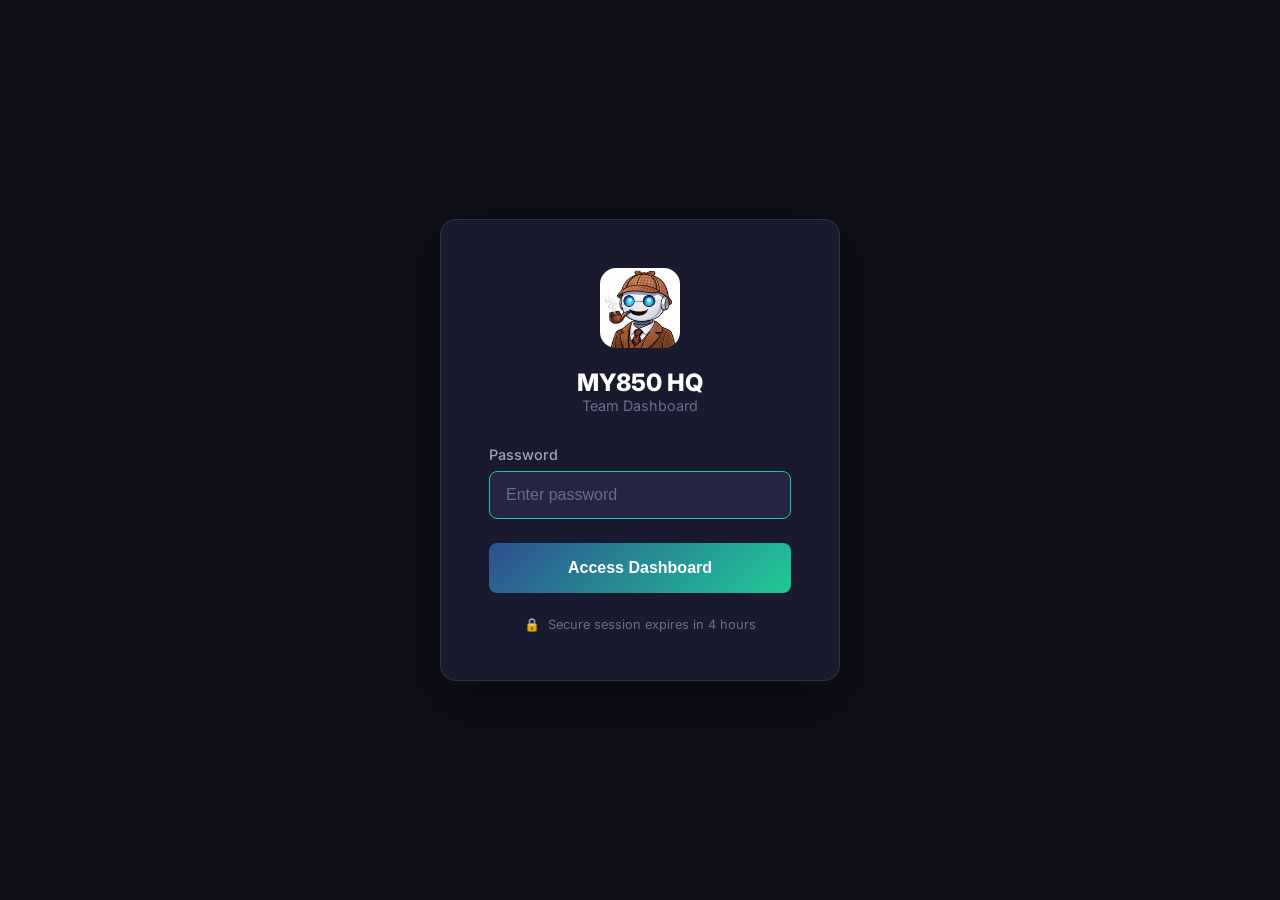
<file: login.html>
<!DOCTYPE html>
<html lang="en">
<head>
    <meta charset="UTF-8">
    <meta name="viewport" content="width=device-width, initial-scale=1.0">
    <title>Login | MY850 HQ</title>
    <link href="https://fonts.googleapis.com/css2?family=Inter:wght@300;400;500;600;700;800&display=swap" rel="stylesheet">
    <style>
        :root {
            --bg-primary: #0f0f1a;
            --bg-secondary: #1a1a2e;
            --bg-tertiary: #252542;
            --text-primary: #ffffff;
            --text-secondary: #a0a0b8;
            --text-muted: #6c6c8a;
            --border-color: rgba(255, 255, 255, 0.1);
            --primary: #2E5090;
            --accent-teal: #20C997;
            --danger: #DC3545;
            --success: #28A745;
        }
        
        * {
            margin: 0;
            padding: 0;
            box-sizing: border-box;
        }
        
        body {
            font-family: 'Inter', -apple-system, sans-serif;
            background: var(--bg-primary);
            color: var(--text-primary);
            min-height: 100vh;
            display: flex;
            flex-direction: column;
            align-items: center;
            justify-content: center;
            padding: 20px;
        }
        
        /* No JavaScript Warning */
        .noscript-warning {
            background: rgba(220, 53, 69, 0.1);
            border: 2px solid var(--danger);
            border-radius: 12px;
            padding: 2rem;
            text-align: center;
            max-width: 400px;
            margin-bottom: 2rem;
        }
        .noscript-warning h2 {
            color: var(--danger);
            margin-bottom: 1rem;
        }
        .noscript-warning p {
            color: var(--text-secondary);
            line-height: 1.6;
        }
        
        /* Login Container */
        .login-container {
            background: var(--bg-secondary);
            border: 1px solid var(--border-color);
            border-radius: 16px;
            padding: 3rem;
            max-width: 400px;
            width: 100%;
            text-align: center;
            box-shadow: 0 20px 60px rgba(0, 0, 0, 0.4);
        }
        
        .logo {
            margin-bottom: 2rem;
        }
        .logo img {
            width: 80px;
            height: 80px;
            border-radius: 16px;
            margin-bottom: 1rem;
        }
        .logo h1 {
            font-size: 1.5rem;
            font-weight: 800;
        }
        .logo p {
            color: var(--text-muted);
            font-size: 0.9rem;
        }
        
        .login-form {
            display: flex;
            flex-direction: column;
            gap: 1.5rem;
        }
        
        .form-group {
            text-align: left;
        }
        .form-group label {
            display: block;
            margin-bottom: 0.5rem;
            color: var(--text-secondary);
            font-size: 0.9rem;
            font-weight: 500;
        }
        .form-group input {
            width: 100%;
            padding: 0.875rem 1rem;
            background: var(--bg-tertiary);
            border: 1px solid var(--border-color);
            border-radius: 8px;
            color: var(--text-primary);
            font-size: 1rem;
            transition: border-color 0.2s;
        }
        .form-group input:focus {
            outline: none;
            border-color: var(--accent-teal);
        }
        .form-group input::placeholder {
            color: var(--text-muted);
        }
        
        .error-message {
            background: rgba(220, 53, 69, 0.1);
            border: 1px solid rgba(220, 53, 69, 0.3);
            color: var(--danger);
            padding: 0.75rem 1rem;
            border-radius: 8px;
            font-size: 0.9rem;
            display: none;
        }
        .error-message.visible {
            display: block;
        }
        
        .btn-login {
            background: linear-gradient(135deg, var(--primary) 0%, var(--accent-teal) 100%);
            color: white;
            padding: 1rem 2rem;
            border: none;
            border-radius: 8px;
            font-size: 1rem;
            font-weight: 600;
            cursor: pointer;
            transition: transform 0.2s, box-shadow 0.2s;
        }
        .btn-login:hover {
            transform: translateY(-2px);
            box-shadow: 0 8px 24px rgba(32, 201, 151, 0.3);
        }
        .btn-login:disabled {
            opacity: 0.6;
            cursor: not-allowed;
            transform: none;
        }
        
        .secure-note {
            margin-top: 1.5rem;
            color: var(--text-muted);
            font-size: 0.8rem;
            display: flex;
            align-items: center;
            justify-content: center;
            gap: 0.5rem;
        }
        
        .loading-spinner {
            display: none;
            width: 20px;
            height: 20px;
            border: 2px solid rgba(255,255,255,0.3);
            border-top-color: white;
            border-radius: 50%;
            animation: spin 0.8s linear infinite;
        }
        .btn-login.loading .loading-spinner {
            display: inline-block;
            margin-right: 0.5rem;
        }
        .btn-login.loading .btn-text {
            display: none;
        }
        
        @keyframes spin {
            to { transform: rotate(360deg); }
        }
    </style>
</head>
<body>
    <!-- No JavaScript Warning - Shows when JS disabled -->
    <noscript>
        <div class="noscript-warning">
            <h2>🔒 JavaScript Required</h2>
            <p>This dashboard requires JavaScript to verify your credentials securely.</p>
            <p style="margin-top: 1rem;">Please enable JavaScript in your browser settings to access the MY850 HQ Dashboard.</p>
        </div>
    </noscript>
    
    <!-- Login Container -->
    <div class="login-container" id="loginContainer">
        <div class="logo">
            <img src="sherlock-avatar.png" alt="MY850 HQ">
            <h1>MY850 HQ</h1>
            <p>Team Dashboard</p>
        </div>
        
        <form class="login-form" id="loginForm" onsubmit="return false;">
            <div class="form-group">
                <label for="password">Password</label>
                <input 
                    type="password" 
                    id="password" 
                    name="password"
                    placeholder="Enter password" 
                    autocomplete="current-password"
                    required
                >
            </div>
            
            <div class="error-message" id="errorMessage">
                Incorrect password. Please try again.
            </div>
            
            <button type="submit" class="btn-login" id="loginBtn">
                <span class="loading-spinner"></span>
                <span class="btn-text">Access Dashboard</span>
            </button>
        </form>
        
        <div class="secure-note">
            <span>🔒</span>
            <span>Secure session expires in 4 hours</span>
        </div>
    </div>
    
    <script src="auth.js"></script>
    <script>
        (function() {
            const passwordInput = document.getElementById('password');
            const loginBtn = document.getElementById('loginBtn');
            const errorMessage = document.getElementById('errorMessage');
            const loginForm = document.getElementById('loginForm');
            
            // Focus password field on load
            passwordInput.focus();
            
            // Handle Enter key
            passwordInput.addEventListener('keypress', function(e) {
                if (e.key === 'Enter') {
                    handleLogin();
                }
            });
            
            // Handle button click
            loginBtn.addEventListener('click', function(e) {
                e.preventDefault();
                handleLogin();
            });
            
            async function handleLogin() {
                const password = passwordInput.value.trim();
                
                if (!password) {
                    showError('Please enter a password');
                    passwordInput.focus();
                    return;
                }
                
                // Show loading state
                loginBtn.classList.add('loading');
                loginBtn.disabled = true;
                hideError();
                
                try {
                    const isValid = await HQAuth.handleLogin(password);
                    
                    if (isValid) {
                        // Success - redirect to requested page or index
                        const returnTo = HQAuth.getReturnUrl();
                        window.location.href = returnTo;
                    } else {
                        showError('Incorrect password. Please try again.');
                        passwordInput.value = '';
                        passwordInput.focus();
                    }
                } catch (error) {
                    console.error('Login error:', error);
                    showError('An error occurred. Please try again.');
                } finally {
                    loginBtn.classList.remove('loading');
                    loginBtn.disabled = false;
                }
            }
            
            function showError(message) {
                errorMessage.textContent = message;
                errorMessage.classList.add('visible');
            }
            
            function hideError() {
                errorMessage.classList.remove('visible');
            }
            
            // Clear any existing session on login page
            if (window.HQAuth) {
                HQAuth.clearSession();
            }
        })();
    </script>
</body>
</html>
</file>
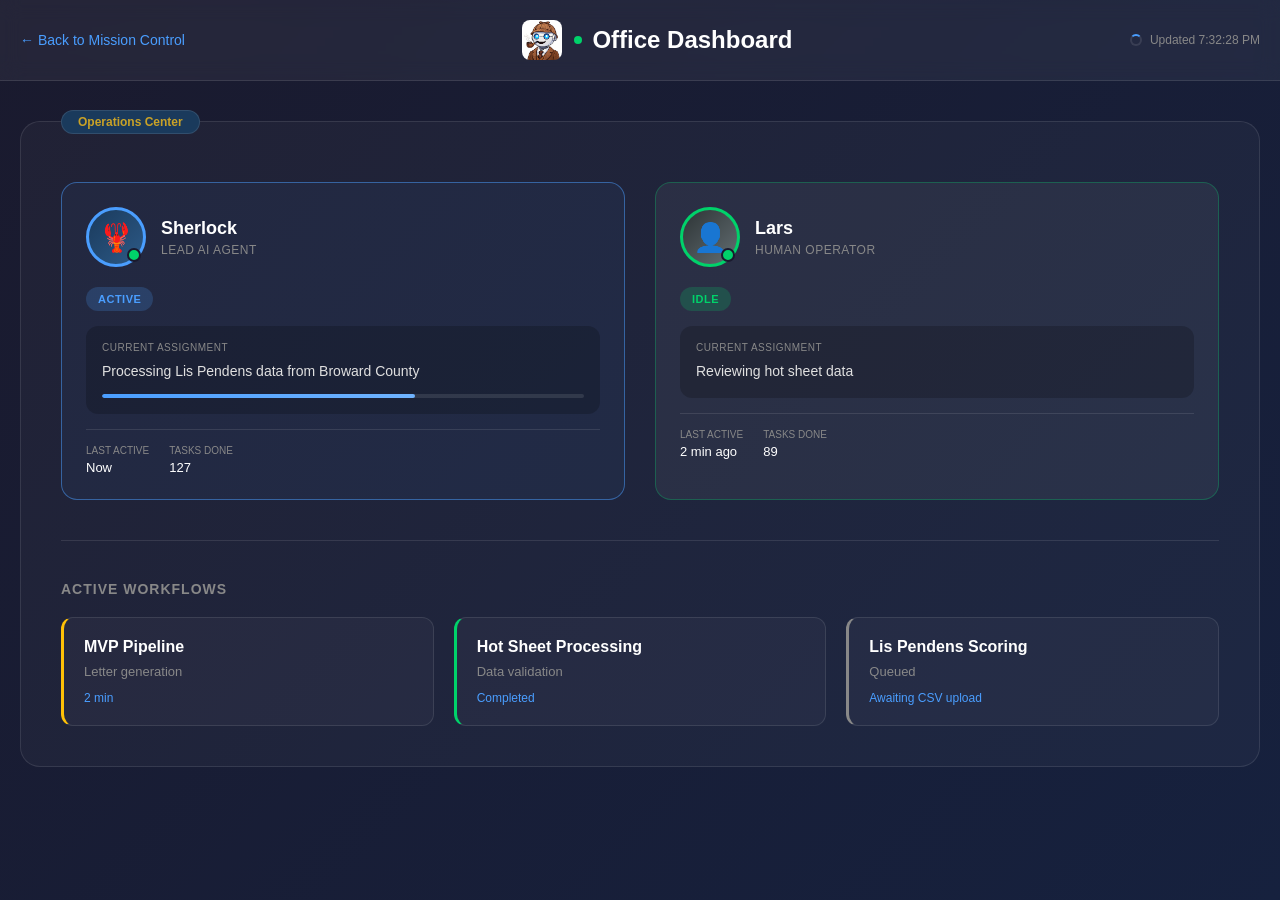
<file: office-old.html>
<!DOCTYPE html>
<html lang="en">
<head>
    <meta charset="UTF-8">
    <meta name="viewport" content="width=device-width, initial-scale=1.0">
    <title>Mission Control | Office Dashboard</title>
    <script src="auth.js"></script>
    <style>
        * { margin: 0; padding: 0; box-sizing: border-box; }
        
        body {
            font-family: -apple-system, BlinkMacSystemFont, 'Segoe UI', Roboto, sans-serif;
            background: linear-gradient(135deg, #1a1a2e 0%, #16213e 100%);
            min-height: 100vh;
            color: #fff;
        }
        
        .header {
            background: rgba(255, 255, 255, 0.05);
            backdrop-filter: blur(10px);
            border-bottom: 1px solid rgba(255, 255, 255, 0.1);
            padding: 20px 0;
            position: sticky;
            top: 0;
            z-index: 100;
        }
        
        .nav-container {
            max-width: 1400px;
            margin: 0 auto;
            padding: 0 20px;
            display: flex;
            align-items: center;
            justify-content: space-between;
        }
        
        .back-link {
            color: #4a9eff;
            text-decoration: none;
            display: flex;
            align-items: center;
            gap: 8px;
            font-size: 14px;
            transition: color 0.3s;
        }
        
        .back-link:hover { color: #6fb3ff; }
        
        .header h1 {
            font-size: 1.5rem;
            font-weight: 600;
            display: flex;
            align-items: center;
            gap: 10px;
        }
        
        .logo {
            display: flex;
            align-items: center;
            gap: 12px;
        }
        
        .logo-icon {
            font-size: 1.8rem;
        }
        
        .logo-text h1 {
            font-size: 1.3rem;
            line-height: 1.2;
        }
        
        .logo-tagline {
            font-size: 0.75rem;
            color: #888;
            font-weight: 400;
        }
        
        .status-indicator {
            width: 8px;
            height: 8px;
            background: #00d26a;
            border-radius: 50%;
            animation: pulse 2s infinite;
        }
        
        @keyframes pulse {
            0%, 100% { opacity: 1; }
            50% { opacity: 0.5; }
        }
        
        .last-sync {
            font-size: 12px;
            color: #888;
        }
        
        .office-container {
            max-width: 1400px;
            margin: 40px auto;
            padding: 0 20px;
        }
        
        .office-floor {
            background: rgba(255, 255, 255, 0.03);
            border-radius: 20px;
            border: 1px solid rgba(255, 255, 255, 0.1);
            padding: 40px;
            min-height: 600px;
            position: relative;
        }
        
        .floor-label {
            position: absolute;
            top: -12px;
            left: 40px;
            background: #1a3a5c;
            padding: 4px 16px;
            border-radius: 20px;
            font-size: 12px;
            font-weight: 600;
            color: #c9a227;
            border: 1px solid rgba(255, 255, 255, 0.1);
        }
        
        .agents-grid {
            display: grid;
            grid-template-columns: repeat(auto-fit, minmax(300px, 1fr));
            gap: 30px;
            margin-top: 20px;
        }
        
        .agent-station {
            background: rgba(255, 255, 255, 0.05);
            border-radius: 16px;
            padding: 24px;
            border: 1px solid rgba(255, 255, 255, 0.1);
            transition: transform 0.3s, box-shadow 0.3s;
            position: relative;
        }
        
        .agent-station:hover {
            transform: translateY(-5px);
            box-shadow: 0 20px 40px rgba(0, 0, 0, 0.3);
        }
        
        .agent-station.active {
            border-color: rgba(74, 158, 255, 0.5);
            background: rgba(74, 158, 255, 0.05);
        }
        
        .agent-station.idle {
            border-color: rgba(0, 210, 106, 0.3);
        }
        
        .agent-station.busy {
            border-color: rgba(255, 193, 7, 0.5);
            background: rgba(255, 193, 7, 0.05);
        }
        
        .agent-station.error {
            border-color: rgba(255, 71, 87, 0.5);
            background: rgba(255, 71, 87, 0.05);
        }
        
        .agent-header {
            display: flex;
            align-items: center;
            gap: 15px;
            margin-bottom: 20px;
        }
        
        .agent-avatar {
            width: 60px;
            height: 60px;
            border-radius: 50%;
            display: flex;
            align-items: center;
            justify-content: center;
            font-size: 28px;
            position: relative;
        }
        
        .agent-avatar.sherlock {
            background: linear-gradient(135deg, #1a3a5c, #2d5a87);
            border: 3px solid #4a9eff;
        }
        
        .agent-avatar.lars {
            background: linear-gradient(135deg, #2d3436, #636e72);
            border: 3px solid #00d26a;
        }
        
        .agent-avatar.subagent {
            background: linear-gradient(135deg, #6c5ce7, #a29bfe);
            border: 3px solid #a29bfe;
        }
        
        .activity-dot {
            position: absolute;
            bottom: 2px;
            right: 2px;
            width: 14px;
            height: 14px;
            border-radius: 50%;
            border: 2px solid #1a1a2e;
        }
        
        .activity-dot.online { background: #00d26a; }
        .activity-dot.busy { background: #ffc107; }
        .activity-dot.offline { background: #636e72; }
        .activity-dot.error { background: #ff4757; }
        
        .agent-info h3 {
            font-size: 18px;
            font-weight: 600;
            margin-bottom: 4px;
        }
        
        .agent-info .role {
            font-size: 12px;
            color: #888;
            text-transform: uppercase;
            letter-spacing: 0.5px;
        }
        
        .status-badge {
            display: inline-flex;
            align-items: center;
            gap: 6px;
            padding: 6px 12px;
            border-radius: 20px;
            font-size: 11px;
            font-weight: 600;
            text-transform: uppercase;
            letter-spacing: 0.5px;
        }
        
        .status-badge.active {
            background: rgba(74, 158, 255, 0.2);
            color: #4a9eff;
        }
        
        .status-badge.idle {
            background: rgba(0, 210, 106, 0.2);
            color: #00d26a;
        }
        
        .status-badge.busy {
            background: rgba(255, 193, 7, 0.2);
            color: #ffc107;
        }
        
        .status-badge.error {
            background: rgba(255, 71, 87, 0.2);
            color: #ff4757;
        }
        
        .current-task {
            background: rgba(0, 0, 0, 0.2);
            border-radius: 12px;
            padding: 16px;
            margin-top: 15px;
        }
        
        .task-label {
            font-size: 10px;
            color: #888;
            text-transform: uppercase;
            letter-spacing: 0.5px;
            margin-bottom: 8px;
        }
        
        .task-description {
            font-size: 14px;
            line-height: 1.5;
            color: #e0e0e0;
        }
        
        .progress-bar {
            height: 4px;
            background: rgba(255, 255, 255, 0.1);
            border-radius: 2px;
            margin-top: 12px;
            overflow: hidden;
        }
        
        .progress-fill {
            height: 100%;
            background: linear-gradient(90deg, #4a9eff, #6fb3ff);
            border-radius: 2px;
            transition: width 0.5s ease;
        }
        
        .progress-fill.complete {
            background: linear-gradient(90deg, #00d26a, #00ff88);
        }
        
        .agent-meta {
            display: flex;
            gap: 20px;
            margin-top: 15px;
            padding-top: 15px;
            border-top: 1px solid rgba(255, 255, 255, 0.1);
        }
        
        .meta-item {
            display: flex;
            flex-direction: column;
            gap: 4px;
        }
        
        .meta-label {
            font-size: 10px;
            color: #888;
            text-transform: uppercase;
        }
        
        .meta-value {
            font-size: 13px;
            color: #fff;
            font-weight: 500;
        }
        
        .workflows-section {
            margin-top: 40px;
            padding-top: 40px;
            border-top: 1px solid rgba(255, 255, 255, 0.1);
        }
        
        .section-title {
            font-size: 14px;
            color: #888;
            text-transform: uppercase;
            letter-spacing: 1px;
            margin-bottom: 20px;
        }
        
        .workflows-grid {
            display: grid;
            grid-template-columns: repeat(auto-fit, minmax(280px, 1fr));
            gap: 20px;
        }
        
        .workflow-card {
            background: rgba(255, 255, 255, 0.03);
            border: 1px solid rgba(255, 255, 255, 0.1);
            border-radius: 12px;
            padding: 20px;
        }
        
        .workflow-card.running {
            border-left: 3px solid #ffc107;
        }
        
        .workflow-card.complete {
            border-left: 3px solid #00d26a;
        }
        
        .workflow-card.queued {
            border-left: 3px solid #888;
        }
        
        .workflow-name {
            font-weight: 600;
            margin-bottom: 8px;
        }
        
        .workflow-stage {
            font-size: 13px;
            color: #888;
            margin-bottom: 12px;
        }
        
        .workflow-eta {
            font-size: 12px;
            color: #4a9eff;
        }
        
        .auto-refresh {
            display: flex;
            align-items: center;
            gap: 8px;
            font-size: 12px;
            color: #888;
        }
        
        .refresh-spinner {
            width: 12px;
            height: 12px;
            border: 2px solid rgba(255,255,255,0.1);
            border-top-color: #4a9eff;
            border-radius: 50%;
            animation: spin 1s linear infinite;
        }
        
        @keyframes spin {
            to { transform: rotate(360deg); }
        }
        
        .empty-state {
            text-align: center;
            padding: 60px 20px;
            color: #888;
        }
        
        .empty-state-icon {
            font-size: 48px;
            margin-bottom: 16px;
            opacity: 0.5;
        }
    </style>
</head>
<body>
    <header class="header">
        <div class="nav-container">
            <a href="index.html" class="back-link">← Back to Mission Control</a>
            <div style="display: flex; align-items: center; gap: 12px;">
                <img src="sherlock-avatar.png" alt="MY850 HQ" style="width: 40px; height: 40px; border-radius: 8px;">
                <h1 style="margin: 0;">
                    <span class="status-indicator"></span>
                    Office Dashboard
                </h1>
            </div>
            <div class="auto-refresh">
                <div class="refresh-spinner"></div>
                <span id="last-sync">Syncing...</span>
            </div>
        </div>
    </header>
    
    <main class="office-container">
        <div class="office-floor">
            <span class="floor-label">Operations Center</span>
            
            <div class="agents-grid" id="agents-container">
                <!-- Agents populated by JavaScript -->
            </div>
            
            <div class="workflows-section">
                <h2 class="section-title">Active Workflows</h2>
                <div class="workflows-grid" id="workflows-container">
                    <!-- Workflows populated by JavaScript -->
                </div>
            </div>
        </div>
    </main>
    
    <script>
        // Mock data structure - in production, this fetches from status.json
        let officeData = {
            agents: [
                {
                    id: 'sherlock',
                    name: 'Sherlock',
                    role: 'Lead AI Agent',
                    avatar: '🦞',
                    status: 'active',
                    activity: 'online',
                    currentTask: 'Processing Lis Pendens data from Broward County',
                    taskProgress: 65,
                    lastActive: 'Now',
                    tasksCompleted: 127
                },
                {
                    id: 'lars',
                    name: 'Lars',
                    role: 'Human Operator',
                    avatar: '👤',
                    status: 'idle',
                    activity: 'online',
                    currentTask: 'Reviewing hot sheet data',
                    taskProgress: 0,
                    lastActive: '2 min ago',
                    tasksCompleted: 89
                }
            ],
            workflows: [
                {
                    name: 'MVP Pipeline',
                    stage: 'Letter generation',
                    eta: '2 min',
                    status: 'running'
                },
                {
                    name: 'Hot Sheet Processing',
                    stage: 'Data validation',
                    eta: 'Completed',
                    status: 'complete'
                },
                {
                    name: 'Lis Pendens Scoring',
                    stage: 'Queued',
                    eta: 'Awaiting CSV upload',
                    status: 'queued'
                }
            ]
        };
        
        function renderAgents() {
            const container = document.getElementById('agents-container');
            
            if (officeData.agents.length === 0) {
                container.innerHTML = `
                    <div class="empty-state">
                        <div class="empty-state-icon">🤖</div>
                        <p>No agents currently active</p>
                    </div>
                `;
                return;
            }
            
            container.innerHTML = officeData.agents.map(agent => `
                <div class="agent-station ${agent.status}">
                    <div class="agent-header">
                        <div class="agent-avatar ${agent.id === 'sherlock' ? 'sherlock' : agent.id === 'lars' ? 'lars' : 'subagent'}">
                            ${agent.avatar}
                            <div class="activity-dot ${agent.activity}"></div>
                        </div>
                        <div class="agent-info">
                            <h3>${agent.name}</h3>
                            <div class="role">${agent.role}</div>
                        </div>
                    </div>
                    
                    <span class="status-badge ${agent.status}">${agent.status}</span>
                    
                    <div class="current-task">
                        <div class="task-label">Current Assignment</div>
                        <div class="task-description">${agent.currentTask}</div>
                        ${agent.taskProgress > 0 ? `
                            <div class="progress-bar">
                                <div class="progress-fill ${agent.taskProgress === 100 ? 'complete' : ''}" style="width: ${agent.taskProgress}%"></div>
                            </div>
                        ` : ''}
                    </div>
                    
                    <div class="agent-meta">
                        <div class="meta-item">
                            <span class="meta-label">Last Active</span>
                            <span class="meta-value">${agent.lastActive}</span>
                        </div>
                        <div class="meta-item">
                            <span class="meta-label">Tasks Done</span>
                            <span class="meta-value">${agent.tasksCompleted}</span>
                        </div>
                    </div>
                </div>
            `).join('');
        }
        
        function renderWorkflows() {
            const container = document.getElementById('workflows-container');
            
            if (officeData.workflows.length === 0) {
                container.innerHTML = `
                    <div class="empty-state">
                        <div class="empty-state-icon">📋</div>
                        <p>No active workflows</p>
                    </div>
                `;
                return;
            }
            
            container.innerHTML = officeData.workflows.map(workflow => `
                <div class="workflow-card ${workflow.status}">
                    <div class="workflow-name">${workflow.name}</div>
                    <div class="workflow-stage">${workflow.stage}</div>
                    <div class="workflow-eta">${workflow.eta}</div>
                </div>
            `).join('');
        }
        
        function updateLastSync() {
            const now = new Date();
            document.getElementById('last-sync').textContent = 
                `Updated ${now.toLocaleTimeString()}`;
        }
        
        async function fetchStatus() {
            try {
                // In production, fetch from actual status.json endpoint
                // const response = await fetch('data/office-status.json');
                // officeData = await response.json();
                
                // For now, simulate updates
                renderAgents();
                renderWorkflows();
                updateLastSync();
            } catch (error) {
                console.error('Failed to fetch status:', error);
            }
        }
        
        // Initial render
        renderAgents();
        renderWorkflows();
        updateLastSync();
        
        // Auto-refresh every 10 seconds
        setInterval(fetchStatus, 10000);
    </script>
</body>
</html>
</file>
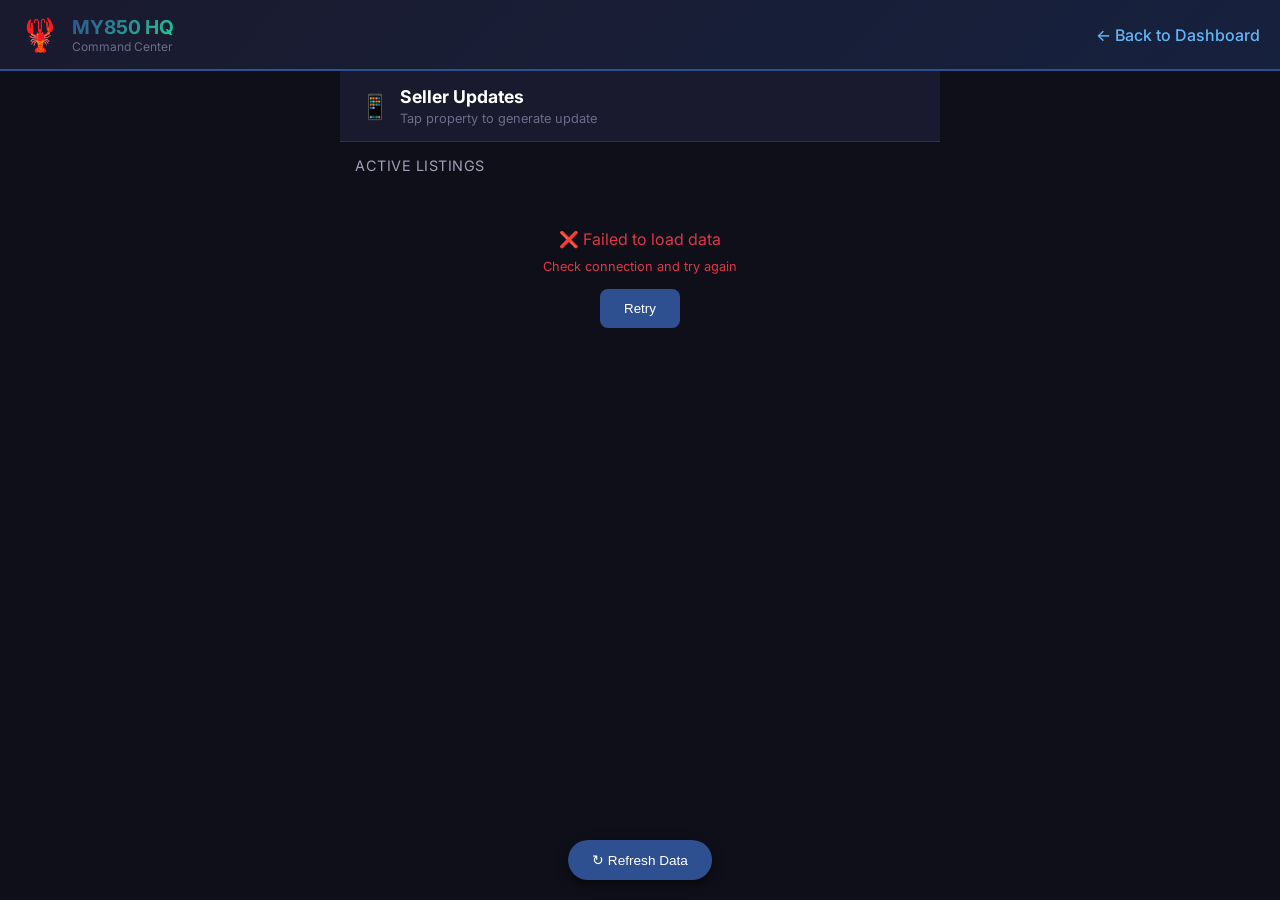
<file: seller-update.html>
<!DOCTYPE html>
<html lang="en">
<head>
    <meta charset="UTF-8">
    <meta name="viewport" content="width=device-width, initial-scale=1.0, maximum-scale=1.0, user-scalable=no">
    <title>Seller Updates | MY850 HQ</title>
    <link href="https://fonts.googleapis.com/css2?family=Inter:wght@400;500;600;700&display=swap" rel="stylesheet">
    <style>
        * { margin: 0; padding: 0; box-sizing: border-box; }
        
        body {
            font-family: 'Inter', sans-serif;
            background: #0f0f1a;
            color: white;
            min-height: 100vh;
            padding-bottom: 100px;
        }
        
        /* Header */
        .header {
            background: linear-gradient(135deg, #1a1a2e 0%, #16213e 100%);
            padding: 15px 20px;
            border-bottom: 2px solid #2E5090;
            position: sticky;
            top: 0;
            z-index: 100;
        }
        
        .header-content {
            display: flex;
            align-items: center;
            gap: 12px;
        }
        
        .header-icon {
            font-size: 2rem;
        }
        
        .header h1 {
            font-size: 1.2rem;
            font-weight: 700;
            background: linear-gradient(135deg, #2E5090, #20C997);
            -webkit-background-clip: text;
            -webkit-text-fill-color: transparent;
        }
        
        .header p {
            font-size: 0.75rem;
            color: #6c6c8a;
        }
        
        /* Main Content */
        .container {
            padding: 15px;
            max-width: 600px;
            margin: 0 auto;
        }
        
        .section-title {
            font-size: 0.9rem;
            color: #a0a0b8;
            margin-bottom: 15px;
            text-transform: uppercase;
            letter-spacing: 0.5px;
        }
        
        /* Loading State */
        .loading {
            text-align: center;
            padding: 40px;
            color: #6c6c8a;
        }
        
        .loading-spinner {
            width: 40px;
            height: 40px;
            border: 3px solid rgba(46, 80, 144, 0.3);
            border-top-color: #2E5090;
            border-radius: 50%;
            animation: spin 1s linear infinite;
            margin: 0 auto 15px;
        }
        
        @keyframes spin { to { transform: rotate(360deg); } }
        
        /* Property Cards */
        .property-list {
            display: flex;
            flex-direction: column;
            gap: 12px;
        }
        
        .property-card {
            background: #1a1a2e;
            border: 1px solid rgba(255,255,255,0.1);
            border-radius: 12px;
            overflow: hidden;
            transition: all 0.2s;
        }
        
        .property-card:active {
            transform: scale(0.98);
        }
        
        .property-header {
            padding: 15px;
            cursor: pointer;
            display: flex;
            justify-content: space-between;
            align-items: flex-start;
        }
        
        .property-info h3 {
            font-size: 1rem;
            font-weight: 600;
            margin-bottom: 4px;
            color: white;
        }
        
        .property-info p {
            font-size: 0.8rem;
            color: #a0a0b8;
        }
        
        .property-price {
            font-size: 1.1rem;
            font-weight: 700;
            color: #28A745;
            text-align: right;
        }
        
        .property-status {
            font-size: 0.7rem;
            color: #6c6c8a;
            margin-top: 4px;
        }
        
        /* Expanded State */
        .property-details {
            max-height: 0;
            overflow: hidden;
            transition: max-height 0.3s ease;
            background: rgba(0,0,0,0.3);
        }
        
        .property-details.expanded {
            max-height: 800px;
        }
        
        .details-content {
            padding: 15px;
            border-top: 1px solid rgba(255,255,255,0.1);
        }
        
        /* Update Preview */
        .update-preview {
            background: #252542;
            border-radius: 8px;
            padding: 15px;
            margin-bottom: 15px;
            font-family: monospace;
            font-size: 0.85rem;
            line-height: 1.5;
            white-space: pre-wrap;
            word-wrap: break-word;
            color: #e0e0e0;
            max-height: 300px;
            overflow-y: auto;
        }
        
        /* Action Buttons */
        .action-buttons {
            display: grid;
            grid-template-columns: 1fr 1fr;
            gap: 10px;
        }
        
        .btn {
            padding: 14px 20px;
            border: none;
            border-radius: 8px;
            font-size: 0.9rem;
            font-weight: 600;
            cursor: pointer;
            transition: all 0.2s;
            display: flex;
            align-items: center;
            justify-content: center;
            gap: 6px;
        }
        
        .btn-primary {
            background: linear-gradient(135deg, #2E5090, #20C997);
            color: white;
        }
        
        .btn-primary:active {
            transform: scale(0.95);
        }
        
        .btn-outline {
            background: transparent;
            border: 2px solid #2E5090;
            color: #20C997;
        }
        
        .btn-outline:active {
            background: rgba(46, 80, 144, 0.2);
        }
        
        .btn-feedback {
            margin-top: 10px;
            font-size: 0.75rem;
            text-align: center;
            padding: 8px;
            border-radius: 6px;
        }
        
        .btn-success {
            background: rgba(40, 167, 69, 0.2);
            color: #28A745;
        }
        
        .btn-error {
            background: rgba(220, 53, 69, 0.2);
            color: #DC3545;
        }
        
        /* Expand Icon */
        .expand-icon {
            font-size: 1.2rem;
            transition: transform 0.3s;
            color: #20C997;
        }
        
        .expand-icon.rotated {
            transform: rotate(180deg);
        }
        
        /* Error State */
        .error-state {
            text-align: center;
            padding: 40px 20px;
            color: #DC3545;
        }
        
        .error-state button {
            margin-top: 15px;
            padding: 12px 24px;
            background: #2E5090;
            color: white;
            border: none;
            border-radius: 8px;
            cursor: pointer;
        }
        
        /* Refresh Button */
        .refresh-btn {
            position: fixed;
            bottom: 20px;
            left: 50%;
            transform: translateX(-50%);
            background: #2E5090;
            color: white;
            border: none;
            padding: 12px 24px;
            border-radius: 25px;
            font-size: 0.85rem;
            font-weight: 500;
            box-shadow: 0 4px 12px rgba(0,0,0,0.5);
            cursor: pointer;
            z-index: 1000;
        }
        
        .refresh-btn:active {
            transform: translateX(-50%) scale(0.95);
        }
    </style>
</head>
<body>
    <header class="header" style="display: flex; justify-content: space-between; align-items: center; padding: 15px 20px; background: linear-gradient(135deg, #1a1a2e 0%, #16213e 100%); border-bottom: 2px solid #2E5090;">
        <div class="header-left" style="display: flex; align-items: center; gap: 12px;">
            <span style="font-size: 2rem;">🦞</span>
            <div>
                <h1 style="font-size: 1.2rem; font-weight: 700; background: linear-gradient(135deg, #2E5090, #20C997); -webkit-background-clip: text; -webkit-text-fill-color: transparent; margin: 0;">MY850 HQ</h1>
                <p style="font-size: 0.75rem; color: #6c6c8a; margin: 0;">Command Center</p>
            </div>
        </div>
        <a href="index.html" style="color: #64b5f6; text-decoration: none; font-weight: 500; display: flex; align-items: center; gap: 5px;">← Back to Dashboard</a>
    </header>
    
    <!-- Page Title Banner -->
    <div class="page-banner" style="background: #1a1a2e; padding: 15px 20px; border-bottom: 1px solid rgba(255,255,255,0.1); margin: 0; max-width: 600px; margin: 0 auto;">
        <div style="display: flex; align-items: center; gap: 10px;">
            <span style="font-size: 1.5rem;">📱</span>
            <div>
                <h2 style="margin: 0; font-size: 1.1rem; color: #fff;">Seller Updates</h2>
                <p style="margin: 0.25rem 0 0 0; color: #6c6c8a; font-size: 0.8rem;">Tap property to generate update</p>
            </div>
        </div>
    </div>
    
    <main class="container">
        <p class="section-title">Active Listings</p>
        
        <div id="propertyList" class="property-list">
            <div class="loading">
                <div class="loading-spinner"></div>
                <p>Loading properties...</p>
            </div>
        </div>
    </main>
    
    <button class="refresh-btn" onclick="loadProperties()">↻ Refresh Data</button>
    
    <script>
        // Google Sheet CSV URL (same as main listings page)
        const SHEET_CSV_URL = 'https://docs.google.com/spreadsheets/d/e/2PACX-1vRdI2q5qlHpihVdEm7ev8GHjCqWQQ7NTX0C2MnNRYWkd2eAweBjdPRA2zEG-4xq5dJ4FdvqhgOCkuXU/pub?gid=494197748&single=true&output=csv';
        
        // Load properties
        async function loadProperties() {
            const container = document.getElementById('propertyList');
            container.innerHTML = `
                <div class="loading">
                    <div class="loading-spinner"></div>
                    <p>Loading properties...</p>
                </div>
            `;
            
            try {
                const cacheBuster = SHEET_CSV_URL + '&cb=' + Date.now();
                const response = await fetch(cacheBuster, {
                    headers: { 'Accept': 'text/csv' }
                });
                
                if (!response.ok) throw new Error('Failed to load');
                
                const csv = await response.text();
                const listings = parseCSV(csv);
                
                const activeListings = listings.filter(l => l.Status === 'A');
                
                if (activeListings.length === 0) {
                    container.innerHTML = '<div class="error-state"><p>No active listings</p></div>';
                    return;
                }
                
                renderPropertyList(activeListings);
                
            } catch (error) {
                console.error(error);
                container.innerHTML = `
                    <div class="error-state">
                        <p>❌ Failed to load data</p>
                        <p style="font-size:0.8rem;margin-top:10px;">Check connection and try again</p>
                        <button onclick="loadProperties()">Retry</button>
                    </div>
                `;
            }
        }
        
        // Render property cards
        function renderPropertyList(listings) {
            const container = document.getElementById('propertyList');
            
            // Store for URL lookup
            window.sellerUpdateListings = listings;
            
            container.innerHTML = listings.map((l, index) => {
                const address = l['Address'] || 'Property';
                const mlsNumber = l['MLS Number'] || l['MLS#'] || l['mlsNumber'] || index;
                const price = parseFloat(l['List Price']) || 0;
                const city = l['City'] || '';
                const dom = l['Days on Market'] || '--';
                const sellerName = l['Sellers Name'] || 'Seller';
                
                // Generate update text for this property
                const updateText = generateUpdateText(l, sellerName, address, price, dom);
                
                return `
                    <div class="property-card" data-index="${index}" data-mls="${l['MLS Number'] || l['MLS#'] || l['mlsNumber'] || index}">
                        <div class="property-header" onclick="toggleProperty(${index})">
                            <div class="property-info">
                                <h3>${address}</h3>
                                <p>${city} • ${dom} days on market</p>
                            </div>
                            <div>
                                <div class="property-price">${formatPrice(price)}</div>
                                <div class="property-status">Tap for update ⬇</div>
                            </div>
                        </div>
                        <div class="property-details" id="details-${index}">
                            <div class="details-content">
                                <div class="update-preview">${escapeHtml(updateText)}</div>
                                <div class="action-buttons">
                                    <button class="btn btn-primary" onclick="copyUpdate(event, '${escapeJs(updateText)}', ${index})">
                                        📋 Copy Update
                                    </button>
                                    <button class="btn btn-outline" onclick="viewOnMap(event, '${escapeJs(l['Address'] || '')}')">
                                        🗺️ Map
                                    </button>
                                </div>
                                <div id="feedback-${index}"></div>
                            </div>
                        </div>
                    </div>
                `;
            }).join('');
        }
        
        // Generate update text with actual data from Google Sheet columns
        function generateUpdateText(listing, sellerName, address, price, dom) {
            const sellerFirstName = sellerName ? sellerName.split(' ')[0] : 'there';
            const priceK = (price / 1000).toFixed(0) + 'K';
            
            // Pull actual values from listing columns, fallback to merge field name if empty
            const zillowTotalSaves = listing['Zillow Total Saves'] || '[Zillow Total Saves]';
            const saveRatio = listing['Save Ratio'] || '[Save Ratio]';
            const lastSaveRatio = listing['Last Save Ratio'] || '[Last Save Ratio]';
            const homesViewsCurrent = listing['Homes Views Current'] || listing['Homes Views'] || '[Homes Views Current]';
            const homesChange = listing['Homes Change'] || '[Homes Change]';
            const whichIs = listing['Which Is'] || '[Which Is]';
            const totalShowings = listing['Total Showings'] || listing['Showings Total'] || '[Total Showings]';
            const additionalInfo = listing['Additional Info'] || listing['Resent Agent Feedback'] || listing['Agent Feedback'] || '[Additional Info]';
            // Column Z: Number of Listings in area - show actual number or 0 if empty
            // NOTE: CSV uses lowercase "area" not "Area"
            const listingsInAreaRaw = listing['Number of Listings in area'] || listing['Number of Listings in Area'] || listing['Listings in Area'];
            const listingsInArea = (listingsInAreaRaw && String(listingsInAreaRaw).trim() !== '') 
                ? String(listingsInAreaRaw).trim() 
                : '0';
            const listingCountChange = listing['Listing Count Change'] || '[Listing Count Change]';
            const pendingUnits = listing['# of Pending Units'] || listing['Pending Units'] || '[# of Pending Units]';
            const priceReductions = listing['# of Price Reductions'] || listing['Price Reductions'] || '[# of Price Reductions]';
            const currentListingLink = listing['Current Listing in Area'] || listing['Homes Link'] || listing['Zillow Link'] || '[Current Listing in Area]';
            
            // Pull Zillow/HOMS view data
            const zillowViews = listing['Zillow Views'] || listing['Zillow 30 Day'] || '316';
            const zillowSavesCurrent = listing['Zillow Saves'] || '6';
            const showingsSinceLast = listing['Showings Since Last'] || listing['Showings This Week'] || '3';
            const inquiries = listing['Total Inquiries'] || listing['Inquiries'] || '38';
            
            return `Hi ${sellerFirstName}, Here is a quick update you.
${address}

THE NUMBERS
• Price: $${priceK}
• Days on Market: ${dom || 0}

ONLINE ACTIVITY
ZILLOW:
• ${zillowViews} views, ${zillowSavesCurrent} saves, ${zillowTotalSaves} total saves, ${saveRatio} save ratio, ${lastSaveRatio} last save ratio

HOMES:
• ${homesViewsCurrent} views since last update for a change of ${homesChange} which is ${whichIs}

BUYER INTEREST:
• Showings: ${showingsSinceLast} since last update, ${totalShowings} total showings
• Inquiries: ${inquiries} Total

FEEDBACK:
${additionalInfo}

Neighborhood Summary:
Listings available: *${listingsInArea}*
Change from last update:*${listingCountChange}*
Listings under contract: *${pendingUnits}*
Price reductions: *${priceReductions}*
Property link: [${currentListingLink}]

As always please let me know if you have any questions.
Cheers - Lars`;
        }
        
        // Toggle property expansion
        function toggleProperty(index) {
            const details = document.getElementById(`details-${index}`);
            const card = document.querySelector(`[data-index="${index}"]`);
            
            const isExpanded = details.classList.contains('expanded');
            
            // Collapse all others
            document.querySelectorAll('.property-details.expanded').forEach(d => {
                d.classList.remove('expanded');
            });
            
            // Toggle this one
            if (!isExpanded) {
                details.classList.add('expanded');
            }
        }
        
        // Copy update to clipboard
        async function copyUpdate(event, text, index) {
            event.stopPropagation();
            
            const feedbackDiv = document.getElementById(`feedback-${index}`);
            
            try {
                await navigator.clipboard.writeText(text);
                showFeedback(index, '✅ Copied! Paste into your text app.', 'success');
            } catch (err) {
                // Fallback: select and copy
                const textarea = document.createElement('textarea');
                textarea.value = text;
                document.body.appendChild(textarea);
                textarea.select();
                document.execCommand('copy');
                document.body.removeChild(textarea);
                
                showFeedback(index, '✅ Copied! Paste into your text app.', 'success');
            }
        }
        
        // Show feedback
        function showFeedback(index, message, type) {
            const feedbackDiv = document.getElementById(`feedback-${index}`);
            feedbackDiv.innerHTML = `<div class="btn-feedback btn-${type}">${message}</div>`;
            
            setTimeout(() => {
                feedbackDiv.innerHTML = '';
            }, 3000);
        }
        
        // View on map
        function viewOnMap(event, address) {
            event.stopPropagation();
            if (address) {
                window.open(`https://maps.google.com/?q=${encodeURIComponent(address)}`, '_blank');
            }
        }
        
        // Parse CSV
        function parseCSV(csvText) {
            const lines = csvText.trim().split('\n');
            if (lines.length < 2) return [];
            
            const headers = parseLine(lines[0]);
            const data = [];
            
            for (let i = 1; i < lines.length; i++) {
                const values = parseLine(lines[i]);
                const row = {};
                headers.forEach((h, idx) => row[h] = values[idx] || '');
                data.push(row);
            }
            
            return data;
        }
        
        function parseLine(line) {
            const values = [];
            let current = '';
            let inQuotes = false;
            
            for (const char of line) {
                if (char === '"') {
                    inQuotes = !inQuotes;
                } else if (char === ',' && !inQuotes) {
                    values.push(current.trim());
                    current = '';
                } else {
                    current += char;
                }
            }
            values.push(current.trim());
            return values;
        }
        
        // Helpers
        function formatPrice(value) {
            if (value >= 1000000) return '$' + (value/1000000).toFixed(2) + 'M';
            if (value >= 1000) return '$' + (value/1000).toFixed(0) + 'K';
            return '$' + value;
        }
        
        function escapeHtml(text) {
            const div = document.createElement('div');
            div.textContent = text;
            return div.innerHTML;
        }
        
        function escapeJs(text) {
            return text.replace(/\\/g, '\\\\').replace(/'/g, "\\'").replace(/"/g, '\\"').replace(/\n/g, '\\n');
        }
        
        // Store for URL lookup
        window.sellerUpdateListings = [];
        
        // Check URL for MLS parameter and auto-highlight
        function checkUrlForMls() {
            const urlParams = new URLSearchParams(window.location.search);
            const mlsToFind = urlParams.get('mls');
            
            if (mlsToFind && window.sellerUpdateListings.length > 0) {
                setTimeout(() => {
                    const cards = document.querySelectorAll('.property-card[data-mls]');
                    cards.forEach(card => {
                        if (card.dataset.mls === mlsToFind) {
                            // Highlight and scroll to this card
                            const radio = card.querySelector('input[type="radio"]');
                            if (radio) {
                                radio.checked = true;
                            }
                            card.classList.add('selected');
                            card.scrollIntoView({ behavior: 'smooth', block: 'center' });
                        }
                    });
                }, 500);
            }
        }
        
        // Load on startup
        document.addEventListener('DOMContentLoaded', () => {
            loadProperties();
            checkUrlForMls();
        });
    </script>
</body>
</html>
</file>
<file: styles.css>
/* ==========================================================================
   MY850 HQ DASHBOARD STYLES
   Real Estate Command Center
   Version: 1.0.0
   Author: Sherlock for MY850 Team
   ========================================================================== */

/* ================= CSS VARIABLES (THEME SYSTEM) ================= */
:root {
    /* Dark Mode Default (Modern Dark Theme) */
    --bg-primary: #0f0f1a;
    --bg-secondary: #1a1a2e;
    --bg-tertiary: #252542;
    --bg-card: #1e1e36;
    
    --text-primary: #ffffff;
    --text-secondary: #a0a0b8;
    --text-muted: #6c6c8a;
    
    --border-color: rgba(255, 255, 255, 0.1);
    --border-accent: rgba(46, 80, 144, 0.3);
    
    /* Brand Colors */
    --primary: #2E5090;
    --primary-light: #3d6ab3;
    --primary-dark: #1e3a6e;
    
    --accent-teal: #20C997;
    --accent-orange: #FD7E14;
    --accent-purple: #6F42C1;
    
    /* Status Colors */
    --success: #28A745;
    --warning: #FFC107;
    --danger: #DC3545;
    --info: #17A2B8;
    
    /* Spacing */
    --spacing-xs: 0.25rem;
    --spacing-sm: 0.5rem;
    --spacing-md: 1rem;
    --spacing-lg: 1.5rem;
    --spacing-xl: 2rem;
    
    /* Border Radius */
    --radius-sm: 6px;
    --radius-md: 10px;
    --radius-lg: 16px;
    
    /* Shadows */
    --shadow-sm: 0 2px 8px rgba(0, 0, 0, 0.2);
    --shadow-md: 0 4px 20px rgba(0, 0, 0, 0.3);
    --shadow-lg: 0 8px 40px rgba(0, 0, 0, 0.4);
    --shadow-glow: 0 0 30px rgba(46, 80, 144, 0.2);
    
    /* Transitions */
    --transition-fast: 150ms ease;
    --transition-smooth: 300ms ease;
}

/* Light Mode Override */
body.light-mode {
    --bg-primary: #f5f7fa;
    --bg-secondary: #ffffff;
    --bg-tertiary: #eef2f7;
    --bg-card: #ffffff;
    
    --text-primary: #1a1a2e;
    --text-secondary: #4a4a6a;
    --text-muted: #7a7a9a;
    
    --border-color: rgba(0, 0, 0, 0.1);
    --border-accent: rgba(46, 80, 144, 0.2);
    
    --shadow-sm: 0 2px 8px rgba(0, 0, 0, 0.08);
    --shadow-md: 0 4px 20px rgba(0, 0, 0, 0.1);
    --shadow-lg: 0 8px 40px rgba(46, 80, 144, 0.15);
}

/* ================= LOGIN OVERLAY (PASSWORD PROTECTED) ================= */
.login-overlay {
    position: fixed;
    top: 0;
    left: 0;
    width: 100%;
    height: 100%;
    background: linear-gradient(135deg, var(--bg-primary) 0%, var(--bg-secondary) 100%);
    display: flex;
    align-items: center;
    justify-content: center;
    z-index: 10000;
    transition: opacity 0.5s ease, visibility 0.5s ease;
}

.login-overlay.login-hidden {
    opacity: 0;
    visibility: hidden;
    pointer-events: none;
}

.login-box {
    background: var(--bg-secondary);
    border: 1px solid var(--border-color);
    border-radius: var(--radius-lg);
    padding: var(--spacing-xl);
    width: 100%;
    max-width: 420px;
    text-align: center;
    box-shadow: var(--shadow-lg);
}

.login-header {
    margin-bottom: var(--spacing-xl);
}

.login-icon {
    font-size: 4rem;
    display: block;
    margin-bottom: var(--spacing-md);
    filter: drop-shadow(0 0 20px var(--accent-teal));
}

.login-header h1 {
    font-size: 2rem;
    font-weight: 800;
    background: linear-gradient(135deg, var(--primary-light), var(--accent-teal));
    -webkit-background-clip: text;
    -webkit-text-fill-color: transparent;
    margin-bottom: var(--spacing-xs);
}

.login-header p {
    color: var(--text-muted);
    font-size: 1rem;
}

.login-form {
    text-align: left;
    margin-bottom: var(--spacing-lg);
}

.login-form label {
    display: block;
    color: var(--text-secondary);
    font-weight: 500;
    margin-bottom: var(--spacing-xs);
    font-size: 0.9rem;
}

.login-form input[type="password"] {
    width: 100%;
    padding: var(--spacing-md);
    border: 2px solid var(--border-color);
    border-radius: var(--radius-sm);
    background: var(--bg-tertiary);
    color: var(--text-primary);
    font-size: 1.1rem;
    margin-bottom: var(--spacing-sm);
    transition: border-color var(--transition-fast);
}

.login-form input[type="password"]:focus {
    outline: none;
    border-color: var(--primary);
}

.login-hint {
    font-size: 0.8rem;
    color: var(--text-muted);
    margin-bottom: var(--spacing-md);
}

.login-error {
    display: none;
    color: var(--danger);
    font-size: 0.9rem;
    margin-top: var(--spacing-sm);
    padding: var(--spacing-sm);
    background: rgba(220, 53, 69, 0.1);
    border-radius: var(--radius-sm);
    border-left: 3px solid var(--danger);
}

.btn-large {
    width: 100%;
    padding: var(--spacing-md) var(--spacing-lg);
    font-size: 1.1rem;
    margin-top: var(--spacing-sm);
}

.login-footer {
    border-top: 1px solid var(--border-color);
    padding-top: var(--spacing-md);
}

.login-footer p {
    font-size: 0.85rem;
    color: var(--text-muted);
    margin-bottom: var(--spacing-xs);
}

.login-disclaimer {
    color: var(--warning) !important;
    font-weight: 600;
}

/* ================= BASE STYLES ================= */
* {
    margin: 0;
    padding: 0;
    box-sizing: border-box;
}

body {
    font-family: 'Inter', -apple-system, BlinkMacSystemFont, 'Segoe UI', sans-serif;
    font-size: 14px;
    line-height: 1.6;
    background: var(--bg-primary);
    color: var(--text-primary);
    min-height: 100vh;
    transition: background var(--transition-smooth), color var(--transition-smooth);
}

/* ================= HEADER ================= */
.header {
    background: linear-gradient(135deg, var(--bg-secondary) 0%, var(--bg-tertiary) 100%);
    border-bottom: 3px solid var(--primary);
    padding: var(--spacing-md) var(--spacing-xl);
    display: flex;
    justify-content: space-between;
    align-items: center;
    position: sticky;
    top: 0;
    z-index: 1000;
    backdrop-filter: blur(20px);
}

.header-left {
    display: flex;
    align-items: center;
    gap: var(--spacing-xl);
}

/* Logo */
.logo {
    display: flex;
    align-items: center;
    gap: var(--spacing-sm);
}

.logo-icon {
    font-size: 2.5rem;
    filter: drop-shadow(0 0 10px var(--accent-teal));
}

.logo-text h1 {
    font-size: 1.5rem;
    font-weight: 800;
    letter-spacing: -0.5px;
    background: linear-gradient(135deg, var(--primary-light), var(--accent-teal));
    -webkit-background-clip: text;
    -webkit-text-fill-color: transparent;
}

.logo-tagline {
    font-size: 0.75rem;
    color: var(--text-secondary);
    text-transform: uppercase;
    letter-spacing: 2px;
    font-weight: 600;
}

/* Header Navigation */
.header-nav {
    display: flex;
    gap: var(--spacing-xs);
}

.nav-link {
    color: var(--text-secondary);
    text-decoration: none;
    padding: var(--spacing-sm) var(--spacing-md);
    border-radius: var(--radius-sm);
    font-weight: 500;
    transition: all var(--transition-fast);
    position: relative;
}

.nav-link:hover {
    color: var(--text-primary);
    background: var(--bg-tertiary);
}

.nav-link.active {
    color: var(--primary-light);
    background: var(--bg-tertiary);
}

.nav-link.active::after {
    content: '';
    position: absolute;
    bottom: 0;
    left: 50%;
    transform: translateX(-50%);
    width: 20px;
    height: 2px;
    background: var(--accent-teal);
    border-radius: 2px;
}

/* Header Right */
.header-right {
    display: flex;
    align-items: center;
    gap: var(--spacing-md);
}

/* Live Clock */
.live-clock {
    text-align: right;
    padding: var(--spacing-sm) var(--spacing-md);
    background: var(--bg-tertiary);
    border-radius: var(--radius-sm);
    border: 1px solid var(--border-color);
}

.clock-date {
    display: block;
    font-size: 0.75rem;
    color: var(--text-muted);
    text-transform: uppercase;
    letter-spacing: 1px;
}

.clock-time {
    display: block;
    font-size: 1.1rem;
    font-weight: 700;
    font-family: 'JetBrains Mono', monospace;
    color: var(--accent-teal);
}

/* Theme Toggle */
.theme-toggle {
    background: var(--bg-tertiary);
    border: 1px solid var(--border-color);
    width: 40px;
    height: 40px;
    border-radius: var(--radius-sm);
    cursor: pointer;
    font-size: 1.2rem;
    transition: all var(--transition-fast);
    display: flex;
    align-items: center;
    justify-content: center;
}

.theme-toggle:hover {
    background: var(--primary);
    transform: scale(1.05);
}

/* Status Indicator */
.status-indicator {
    display: flex;
    align-items: center;
    gap: var(--spacing-sm);
    padding: var(--spacing-sm) var(--spacing-md);
    background: rgba(40, 167, 69, 0.15);
    border-radius: var(--radius-sm);
    border: 1px solid rgba(40, 167, 69, 0.3);
}

.status-dot {
    width: 8px;
    height: 8px;
    border-radius: 50%;
    background: var(--success);
    animation: pulse-dot 2s infinite;
}

@keyframes pulse-dot {
    0%, 100% { opacity: 1; transform: scale(1); }
    50% { opacity: 0.7; transform: scale(1.2); }
}

.status-dot.offline {
    background: var(--danger);
    animation: none;
}

.status-text {
    font-size: 0.8rem;
    font-weight: 700;
    color: var(--success);
    letter-spacing: 1px;
}

/* ================= MAIN CONTAINER ================= */
.main-container {
    padding: var(--spacing-xl);
    max-width: 1600px;
    margin: 0 auto;
}

/* ================= SECTIONS ================= */
.section {
    margin-bottom: var(--spacing-xl);
}

.section-header {
    display: flex;
    justify-content: space-between;
    align-items: center;
    padding: var(--spacing-md) var(--spacing-lg);
    background: var(--bg-secondary);
    border: 1px solid var(--border-color);
    border-bottom: none;
    border-radius: var(--radius-md) var(--radius-md) 0 0;
    cursor: pointer;
    transition: background var(--transition-fast);
}

.section-header:hover {
    background: var(--bg-tertiary);
}

.section-header h2,
.section-header h3 {
    font-weight: 700;
    display: flex;
    align-items: center;
    gap: var(--spacing-sm);
}

.section-actions {
    display: flex;
    align-items: center;
    gap: var(--spacing-sm);
}

.collapse-icon {
    font-size: 0.8rem;
    transition: transform var(--transition-smooth);
    color: var(--text-muted);
}

.section-header.collapsed .collapse-icon {
    transform: rotate(-90deg);
}

.section-content {
    background: var(--bg-secondary);
    border: 1px solid var(--border-color);
    border-top: none;
    border-radius: 0 0 var(--radius-md) var(--radius-md);
    padding: var(--spacing-lg);
    overflow: hidden;
    transition: max-height var(--transition-smooth), padding var(--transition-smooth);
}

.section-content.collapsed {
    max-height: 0;
    padding: 0 var(--spacing-lg);
}

/* ================= METRICS GRID ================= */
.metrics-grid {
    display: grid;
    grid-template-columns: repeat(auto-fit, minmax(220px, 1fr));
    gap: var(--spacing-lg);
}

.metric-card {
    background: linear-gradient(145deg, var(--bg-card), var(--bg-tertiary));
    border-radius: var(--radius-md);
    padding: var(--spacing-lg);
    display: flex;
    align-items: flex-start;
    gap: var(--spacing-md);
    border-left: 4px solid var(--primary);
    transition: transform var(--transition-fast), box-shadow var(--transition-fast);
    position: relative;
    overflow: hidden;
}

.metric-card::before {
    content: '';
    position: absolute;
    top: 0;
    right: 0;
    width: 100px;
    height: 100%;
    background: linear-gradient(90deg, transparent, rgba(255,255,255,0.03));
    pointer-events: none;
}

.metric-card:hover {
    transform: translateY(-4px);
    box-shadow: var(--shadow-glow);
}

.metric-card.primary { border-left-color: var(--primary); }
.metric-card.success { border-left-color: var(--success); }
.metric-card.danger { border-left-color: var(--danger); }
.metric-card.warning { border-left-color: var(--warning); }
.metric-card.purple { border-left-color: var(--accent-purple); }
.metric-card.teal { border-left-color: var(--accent-teal); }

.metric-icon {
    font-size: 2rem;
    line-height: 1;
}

.metric-info {
    flex: 1;
}

.metric-label {
    font-size: 0.75rem;
    color: var(--text-muted);
    text-transform: uppercase;
    letter-spacing: 1px;
    margin-bottom: var(--spacing-xs);
}

.metric-value {
    font-size: 2rem;
    font-weight: 800;
    color: var(--text-primary);
    line-height: 1.2;
}

.metric-trend {
    font-size: 0.8rem;
    color: var(--success);
    margin-top: var(--spacing-xs);
}

.metric-trend.down {
    color: var(--danger);
}

.metric-trend.hot {
    color: var(--danger);
    font-weight: 600;
    animation: pulse-text 2s infinite;
}

@keyframes pulse-text {
    0%, 100% { opacity: 1; }
    50% { opacity: 0.7; }
}

/* ================= FILTERS BAR ================= */
.filters-bar {
    background: var(--bg-secondary);
    border: 1px solid var(--border-color);
    border-radius: var(--radius-md);
    padding: var(--spacing-md) var(--spacing-lg);
    margin-bottom: var(--spacing-xl);
    display: flex;
    justify-content: space-between;
    align-items: center;
    flex-wrap: wrap;
    gap: var(--spacing-md);
}

.filter-group {
    display: flex;
    align-items: center;
    gap: var(--spacing-sm);
    flex-wrap: wrap;
}

.filter-group label {
    font-size: 0.85rem;
    color: var(--text-muted);
    font-weight: 500;
}

.filter-select {
    background: var(--bg-tertiary);
    border: 1px solid var(--border-color);
    color: var(--text-primary);
    padding: var(--spacing-sm) var(--spacing-md);
    border-radius: var(--radius-sm);
    font-size: 0.85rem;
    cursor: pointer;
    min-width: 140px;
}

.filter-select:focus {
    outline: none;
    border-color: var(--primary);
}

.filter-actions {
    display: flex;
    gap: var(--spacing-sm);
}

/* ================= BUTTONS ================= */
.btn {
    display: inline-flex;
    align-items: center;
    justify-content: center;
    gap: var(--spacing-sm);
    padding: var(--spacing-sm) var(--spacing-md);
    border-radius: var(--radius-sm);
    font-size: 0.85rem;
    font-weight: 600;
    cursor: pointer;
    border: none;
    transition: all var(--transition-fast);
    text-decoration: none;
}

.btn:disabled {
    opacity: 0.5;
    cursor: not-allowed;
}

.btn-primary {
    background: var(--primary);
    color: white;
}

.btn-primary:hover {
    background: var(--primary-light);
}

.btn-secondary {
    background: var(--bg-tertiary);
    color: var(--text-primary);
    border: 1px solid var(--border-color);
}

.btn-secondary:hover {
    background: var(--bg-card);
}

.btn-success {
    background: var(--success);
    color: white;
}

.btn-success:hover {
    background: #34ce57;
}

.btn-outline {
    background: transparent;
    color: var(--text-secondary);
    border: 1px solid var(--border-color);
}

.btn-outline:hover {
    background: var(--bg-tertiary);
    color: var(--text-primary);
}

.btn-sm {
    padding: var(--spacing-xs) var(--spacing-sm);
    font-size: 0.8rem;
}

/* ================= CHARTS ================= */
.charts-section {
    display: grid;
    grid-template-columns: repeat(auto-fit, minmax(350px, 1fr));
    gap: var(--spacing-lg);
    margin-bottom: var(--spacing-xl);
}

.chart-container {
    background: var(--bg-secondary);
    border: 1px solid var(--border-color);
    border-radius: var(--radius-md);
    overflow: hidden;
}

/* ================= TABLES ================= */
.table-wrapper {
    overflow-x: auto;
}

.data-table {
    width: 100%;
    border-collapse: collapse;
}

.data-table th {
    background: var(--bg-tertiary);
    padding: var(--spacing-md);
    text-align: left;
    font-size: 0.75rem;
    font-weight: 700;
    text-transform: uppercase;
    letter-spacing: 1px;
    color: var(--text-muted);
    cursor: pointer;
    user-select: none;
    white-space: nowrap;
}

.data-table th:hover {
    color: var(--text-primary);
    background: var(--bg-card);
}

.data-table td {
    padding: var(--spacing-md);
    border-bottom: 1px solid var(--border-color);
    font-size: 0.9rem;
}

.data-table tr:hover {
    background: rgba(46, 80, 144, 0.1);
}

.loading-row {
    text-align: center;
}

.loading-cell {
    padding: var(--spacing-xl);
    color: var(--text-muted);
}

.loading-spinner {
    width: 40px;
    height: 40px;
    border: 3px solid var(--border-color);
    border-top-color: var(--primary);
    border-radius: 50%;
    animation: spin 1s linear infinite;
    margin: 0 auto var(--spacing-md);
}

@keyframes spin {
    to { transform: rotate(360deg); }
}

/* ================= GRADE BADGES ================= */
.grade {
    display: inline-block;
    padding: var(--spacing-xs) var(--spacing-sm);
    border-radius: var(--radius-sm);
    font-size: 0.75rem;
    font-weight: 800;
    text-transform: uppercase;
    letter-spacing: 1px;
}

.grade-a {
    background: var(--success);
    color: white;
}

.grade-b {
    background: var(--warning);
    color: #1a1a2e;
}

.grade-c {
    background: var(--text-muted);
    color: white;
}

.grade-d {
    background: var(--bg-tertiary);
    color: var(--text-muted);
    border: 1px solid var(--border-color);
}

/* ================= TAGS ================= */
.tag {
    display: inline-block;
    padding: 3px 8px;
    border-radius: 4px;
    font-size: 0.7rem;
    font-weight: 600;
    text-transform: uppercase;
    letter-spacing: 0.5px;
    background: var(--bg-tertiary);
    color: var(--text-secondary);
    margin-right: 4px;
}

.tag.hot {
    background: rgba(220, 53, 69, 0.2);
    color: var(--danger);
    animation: tag-pulse 2s infinite;
}

@keyframes tag-pulse {
    0%, 100% { box-shadow: 0 0 0 0 rgba(220, 53, 69, 0.4); }
    50% { box-shadow: 0 0 0 4px rgba(220, 53, 69, 0); }
}

/* ================= PAGINATION ================= */
.table-pagination {
    display: flex;
    justify-content: center;
    align-items: center;
    gap: var(--spacing-md);
    padding: var(--spacing-md);
    border-top: 1px solid var(--border-color);
}

/* ================= SPLIT SECTION ================= */
.split-section {
    display: grid;
    grid-template-columns: repeat(auto-fit, minmax(400px, 1fr));
    gap: var(--spacing-lg);
}

/* ================= FOOTER ================= */
.footer {
    background: var(--bg-secondary);
    border-top: 3px solid var(--primary);
    margin-top: var(--spacing-xl);
    padding: var(--spacing-xl);
}

.footer-content {
    max-width: 1600px;
    margin: 0 auto;
    display: grid;
    grid-template-columns: repeat(auto-fit, minmax(250px, 1fr));
    gap: var(--spacing-xl);
}

.footer-section h4 {
    color: var(--primary-light);
    font-size: 1rem;
    margin-bottom: var(--spacing-md);
}

.footer-section p {
    color: var(--text-secondary);
    font-size: 0.9rem;
    margin-bottom: var(--spacing-sm);
}

.footer-nav {
    display: flex;
    flex-direction: column;
    gap: var(--spacing-sm);
}

.footer-nav a {
    color: var(--text-secondary);
    text-decoration: none;
    font-size: 0.9rem;
    transition: color var(--transition-fast);
}

.footer-nav a:hover {
    color: var(--accent-teal);
}

.status-line {
    display: flex;
    align-items: center;
    gap: var(--spacing-sm);
}

.footer-bottom {
    max-width: 1600px;
    margin: var(--spacing-xl) auto 0;
    padding-top: var(--spacing-lg);
    border-top: 1px solid var(--border-color);
    text-align: center;
}

.footer-bottom p {
    color: var(--text-muted);
    font-size: 0.85rem;
}

.disclaimer {
    margin-top: var(--spacing-sm);
    color: var(--warning) !important;
    font-weight: 600;
}

/* ================= MOBILE HAMBURGER MENU ================= */
.mobile-menu-toggle {
    display: none;
    background: transparent;
    border: none;
    cursor: pointer;
    padding: var(--spacing-sm);
    flex-direction: column;
    gap: 5px;
    z-index: 1001;
}

.mobile-menu-toggle span {
    display: block;
    width: 25px;
    height: 3px;
    background: var(--text-primary);
    border-radius: 3px;
    transition: all 0.3s ease;
}

.mobile-menu-toggle.active span:nth-child(1) {
    transform: rotate(45deg) translate(5px, 5px);
}

.mobile-menu-toggle.active span:nth-child(2) {
    opacity: 0;
}

.mobile-menu-toggle.active span:nth-child(3) {
    transform: rotate(-45deg) translate(5px, -5px);
}

/* Mobile navigation overlay */
.header-nav {
    transition: all 0.3s ease;
}

/* ================= RESPONSIVE ================= */
@media (max-width: 1024px) {
    .header {
        flex-direction: column;
        gap: var(--spacing-md);
        padding: var(--spacing-md);
    }
    
    .header-left {
        flex-direction: column;
        gap: var(--spacing-md);
    }
    
    .header-nav {
        flex-wrap: wrap;
        justify-content: center;
    }
    
    .main-container {
        padding: var(--spacing-md);
    }
    
    .metrics-grid {
        grid-template-columns: repeat(auto-fit, minmax(180px, 1fr));
    }
}

@media (max-width: 768px) {
    .header {
        position: relative;
    }
    
    .mobile-menu-toggle {
        display: flex;
    }
    
    .header-left {
        width: 100%;
        justify-content: space-between;
        flex-direction: row;
    }
    
    .header-nav {
        position: fixed;
        top: 0;
        right: -100%;
        width: 70%;
        max-width: 300px;
        height: 100vh;
        background: var(--bg-secondary);
        flex-direction: column;
        padding: 80px var(--spacing-lg) var(--spacing-lg);
        border-left: 1px solid var(--border-color);
        z-index: 1000;
    }
    
    .header-nav.active {
        right: 0;
    }
    
    .header-nav .nav-link {
        padding: var(--spacing-md);
        border-bottom: 1px solid var(--border-color);
    }
    
    .header-right {
        display: none; /* Hide clock on mobile */
    }
    
    .filters-bar {
        flex-direction: column;
        align-items: stretch;
    }
    
    .filter-group {
        flex-direction: column;
        align-items: stretch;
    }
    
    .filter-select {
        width: 100%;
    }
    
    .charts-section {
        grid-template-columns: 1fr;
    }
    
    .split-section {
        grid-template-columns: 1fr;
    }
}

/* ================= SCROLLBAR ================= */
::-webkit-scrollbar {
    width: 8px;
    height: 8px;
}

::-webkit-scrollbar-track {
    background: var(--bg-primary);
}

::-webkit-scrollbar-thumb {
    background: var(--bg-tertiary);
    border-radius: 4px;
}

::-webkit-scrollbar-thumb:hover {
    background: var(--primary);
}

/* ================= SELECTION ================= */
::selection {
    background: var(--primary);
    color: white;
}
/* Office Dashboard Link */
.nav-link.office-link {
    background: linear-gradient(135deg, rgba(46, 80, 144, 0.3), rgba(32, 201, 151, 0.2));
    border: 1px solid rgba(46, 80, 144, 0.5);
    color: var(--accent-teal);
}

.nav-link.office-link:hover {
    background: linear-gradient(135deg, rgba(46, 80, 144, 0.5), rgba(32, 201, 151, 0.3));
    transform: translateY(-2px);
    box-shadow: 0 4px 12px rgba(46, 80, 144, 0.3);
}

/* Clickable Metric Cards */
.metric-card.clickable {
    cursor: pointer;
    text-decoration: none;
    color: inherit;
}

.metric-card.clickable:hover {
    transform: translateY(-4px) scale(1.02);
    box-shadow: var(--shadow-glow), 0 0 20px rgba(46, 80, 144, 0.4);
}

.metric-card.clickable .metric-label::after {
    content: ' →';
    opacity: 0;
    transition: opacity var(--transition-fast);
}

.metric-card.clickable:hover .metric-label::after {
    opacity: 1;
}


/* ================= DROPDOWN MENU ================= */
.nav-dropdown {
    position: relative;
    display: inline-block;
}

.dropdown-toggle {
    background: none;
    border: none;
    cursor: pointer;
    display: flex;
    align-items: center;
    gap: 0.25rem;
}

.dropdown-menu {
    display: none;
    position: absolute;
    top: 100%;
    left: 0;
    background: var(--bg-secondary);
    border: 1px solid var(--border-color);
    border-radius: var(--radius-md);
    min-width: 200px;
    z-index: 1000;
    box-shadow: var(--shadow-lg);
    padding: var(--spacing-sm);
    margin-top: var(--spacing-xs);
}

.nav-dropdown:hover .dropdown-menu,
.nav-dropdown:focus-within .dropdown-menu {
    display: block;
}

.dropdown-item {
    display: block;
    padding: var(--spacing-sm) var(--spacing-md);
    color: var(--text-secondary);
    text-decoration: none;
    border-radius: var(--radius-sm);
    transition: all var(--transition-fast);
}

.dropdown-item:hover {
    background: var(--bg-tertiary);
    color: var(--text-primary);
}

.dropdown-divider {
    height: 1px;
    background: var(--border-color);
    margin: var(--spacing-xs) 0;
}

/* ================= HQ COMMS BUTTON ================= */
.hq-comms-btn {
    display: inline-flex;
    align-items: center;
    gap: var(--spacing-xs);
    padding: var(--spacing-sm) var(--spacing-md);
    background: linear-gradient(135deg, var(--primary), var(--accent-teal));
    color: white;
    text-decoration: none;
    border-radius: var(--radius-sm);
    font-weight: 600;
    transition: all var(--transition-fast);
    margin-left: var(--spacing-sm);
}

.hq-comms-btn:hover {
    transform: translateY(-2px);
    box-shadow: 0 4px 12px rgba(46, 80, 144, 0.4);
}

.hq-comms-btn .btn-icon {
    font-size: 1.1rem;
}

.hq-comms-btn .btn-text {
    font-size: 0.85rem;
}
</file>
